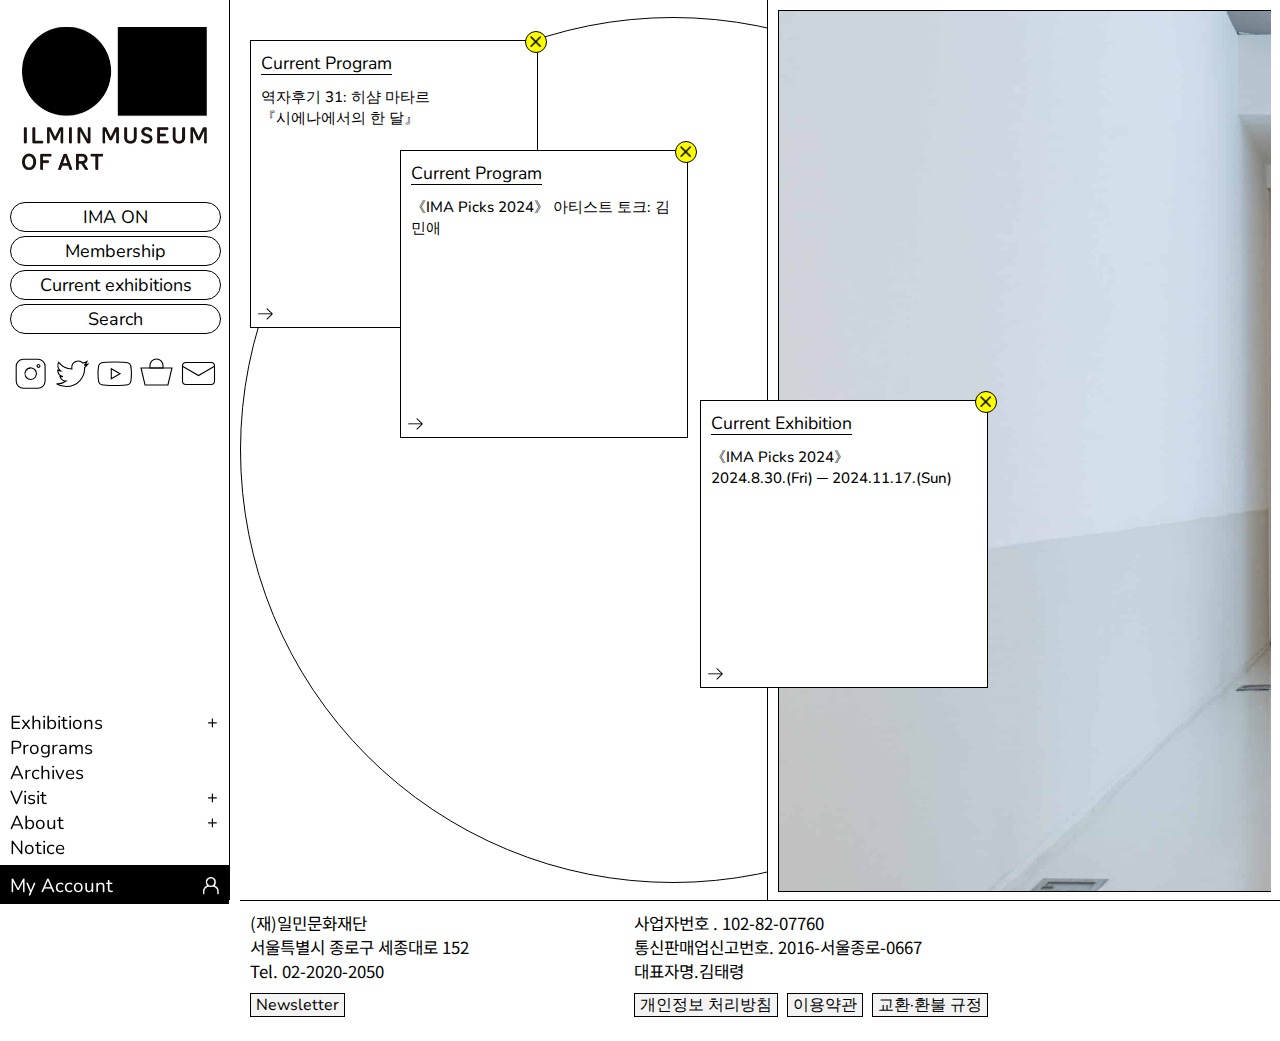
<file: index.html>
<!DOCTYPE html>
<html lang="en">
  <head>
    <meta charset="UTF-8" />
    <meta name="viewport" content="width=device-width, initial-scale=1.0" />
    <title>일민미술관</title>
    <link rel="icon" type="image/png" href="ILMIN_IMG/main_favicon.png" />
    <link rel="stylesheet" href="style_menu.css" />
    <link rel="stylesheet" href="style_index.css" />
    <link rel="stylesheet" href="style_popup.css" />
    <link rel="stylesheet" href="style_footer.css" />
    <link rel="stylesheet" href="style_myaccount.css" />
    <link rel="preconnect" href="https://fonts.googleapis.com" />
    <link rel="preconnect" href="https://fonts.gstatic.com" crossorigin />
    <link
      href="https://fonts.googleapis.com/css2?family=Nanum+Gothic&family=Nanum+Pen+Script&family=Noto+Sans+KR:wght@100..900&family=Nunito+Sans:ital,opsz,wght@0,6..12,200..1000;1,6..12,200..1000&family=Nunito:ital,wght@0,200..1000;1,200..1000&family=Open+Sans:ital,wght@0,300..800;1,300..800&family=Roboto:ital,wght@0,100;0,300;0,400;0,500;0,700;0,900;1,100;1,300;1,400;1,500;1,700;1,900&display=swap"
      rel="stylesheet"
    />
  </head>

  <body>
    <div class="CONTAINER_MAIN">
      <div class="LOGO" onclick="location.href='index.html'"><a href="index.html"></a></div>
      <div id="MENU_OPEN_BUTTON_BOX">
        <div id="MENU_OPEN_BUTTON">+</div>
      </div>

      <div class="MENUBAR" id="MENUBAR">

        <div class="MENU_TOP" id="MENU_TOP">
          <div class="MENU_TOP_IMAON" id="MENU_TOP_IMAON">IMA ON</div>
          <div class="MENU_TOP_MEMBERSHIP" id="MENU_TOP_MEMBERSHIP">Membership</div>
          <div class="MENU_TOP_CE" id="MENU_TOP_CE">Current exhibitions</div>
          <div class="MENU_TOP_SEARCH" id="MENU_TOP_SEARCH">
            <input type="text" id="MENU_TOP_SEARCH_INPUT">
            <span>Search</span></input>
            <div id="MENU_TOP_SEARCH_ICON"></div>
          </div>
        </div>
        <div class="MENU_TOP_SNS" id="MENU_TOP_SNS">
          <div
            class="MENU_TOP_SNS_INSTA"
            onclick="window.open('https://www.instagram.com/ilminmuseumofart/')"
          >
            <svg
              xmlns="http://www.w3.org/2000/svg"
              width="37"
              height="37"
              viewBox="0 0 37 37"
            >
              <g transform="translate(6612 1)">
                <rect
                  width="37"
                  height="37"
                  transform="translate(-6612 -1)"
                  fill="#fff"
                  opacity="0"
                ></rect>
                <path
                  d="M21.669,28.892H7.223A7.231,7.231,0,0,1,0,21.669V7.223A7.232,7.232,0,0,1,7.223,0H21.669a7.231,7.231,0,0,1,7.222,7.223V21.669A7.231,7.231,0,0,1,21.669,28.892ZM14.505,8.6a5.786,5.786,0,1,0,.851.063A5.773,5.773,0,0,0,14.505,8.6Zm7.747-3.42a1.456,1.456,0,1,0,.213.016A1.465,1.465,0,0,0,22.252,5.184Z"
                  transform="translate(-6607.8 3.29)"
                  fill="#fff"
                  stroke="#000"
                  stroke-linecap="round"
                  stroke-linejoin="round"
                  stroke-width="1.1"
                ></path>
              </g>
            </svg>
          </div>
          <div
            class="MENU_TOP_SNS_TWITTER"
            onclick="window.open('https://x.com/ilminart')"
          >
            <svg
              xmlns="http://www.w3.org/2000/svg"
              width="37"
              height="37"
              viewBox="0 0 37 37"
            >
              <g transform="translate(6531 1)">
                <rect
                  width="37"
                  height="37"
                  transform="translate(-6531 -1)"
                  fill="#fff"
                  opacity="0"
                ></rect>
                <path
                  d="M28.12,9.725c.02.278.02.557.02.835,0,8.492-6.463,18.276-18.276,18.276A18.152,18.152,0,0,1,0,25.953a13.288,13.288,0,0,0,1.551.08,12.864,12.864,0,0,0,7.975-2.744A6.435,6.435,0,0,1,3.52,18.833a8.1,8.1,0,0,0,1.213.1,6.794,6.794,0,0,0,1.69-.219,6.424,6.424,0,0,1-5.151-6.3v-.08a6.469,6.469,0,0,0,2.9.815A6.433,6.433,0,0,1,2.188,4.554a18.259,18.259,0,0,0,13.245,6.722A7.251,7.251,0,0,1,15.273,9.8a6.43,6.43,0,0,1,11.117-4.4,12.647,12.647,0,0,0,4.077-1.551A6.406,6.406,0,0,1,27.643,7.4a12.877,12.877,0,0,0,3.7-.994A13.808,13.808,0,0,1,28.12,9.725Z"
                  transform="translate(-6528.5 1.731)"
                  fill="#fff"
                  stroke="#000"
                  stroke-width="1.1"
                ></path>
              </g>
            </svg>
          </div>
          <div
            class="MENU_TOP_SNS_YTB"
            onclick="window.open('https://www.youtube.com/channel/UCgJtfBNXfId2ArIE_ynfoVA')"
          >
            <svg
              xmlns="http://www.w3.org/2000/svg"
              width="37"
              height="37"
              viewBox="0 0 37 37"
            >
              <g transform="translate(6487 1)">
                <rect
                  width="37"
                  height="37"
                  transform="translate(-6487 -1)"
                  fill="#fff"
                  opacity="0"
                ></rect>
                <path
                  d="M33.783,8.178A4.2,4.2,0,0,0,30.827,5.2c-2.607-.7-13.061-.7-13.061-.7S7.311,4.5,4.7,5.2A4.2,4.2,0,0,0,1.749,8.178a44.067,44.067,0,0,0-.7,8.1,44.067,44.067,0,0,0,.7,8.1A4.138,4.138,0,0,0,4.7,27.3c2.607.7,13.061.7,13.061.7s10.454,0,13.061-.7a4.138,4.138,0,0,0,2.956-2.927,44.067,44.067,0,0,0,.7-8.1,44.067,44.067,0,0,0-.7-8.1ZM14.347,21.248V11.306l8.738,4.971-8.738,4.971Z"
                  transform="translate(-6486.05 1.482)"
                  fill="#fff"
                  stroke="#000"
                  stroke-width="1.1"
                ></path>
              </g>
            </svg>
          </div>
          <div
            class="MENU_TOP_SNS_STORE"
            onclick="window.open('https://smartstore.naver.com/imadesignstore')"
          >
            <svg
              xmlns="http://www.w3.org/2000/svg"
              width="37"
              height="37"
              viewBox="0 0 37 37"
            >
              <g transform="translate(6444 1)">
                <rect
                  width="37"
                  height="37"
                  transform="translate(-6444 -1)"
                  fill="#fff"
                  opacity="0"
                ></rect>
                <path
                  d="M0,0H30.968L26.929,16.959H4.039Z"
                  transform="translate(-6441 12)"
                  fill="#fff"
                  stroke="#000"
                  stroke-width="1.1"
                ></path>
                <path
                  id="no_color"
                  d="M6.5,0h0A6.5,6.5,0,0,1,13,6.5V9a0,0,0,0,1,0,0H0A0,0,0,0,1,0,9V6.5A6.5,6.5,0,0,1,6.5,0Z"
                  transform="translate(-6432.016 3)"
                  fill="rgba(255,255,255,0)"
                  stroke="#000"
                  stroke-width="1.1"
                ></path>
              </g>
            </svg>
          </div>
          <div
            class="MENU_TOP_SNS_MAIL"
            onclick="window.open('https://page.stibee.com/subscriptions/139105')"
          >
            <svg
              xmlns="http://www.w3.org/2000/svg"
              width="37"
              height="37"
              viewBox="0 0 37 37"
            >
              <g transform="translate(6581 84)">
                <g transform="translate(-59 -34)">
                  <rect
                    width="37"
                    height="37"
                    transform="translate(-6522 -50)"
                    fill="#fff"
                    opacity="0"
                  ></rect>
                  <g
                    transform="translate(-6520 -43)"
                    fill="#fff"
                    stroke="#000"
                    stroke-width="1.1"
                  >
                    <rect width="33" height="23" rx="4" stroke="none"></rect>
                    <rect
                      x="0.5"
                      y="0.5"
                      width="32"
                      height="22"
                      rx="3.5"
                      fill="none"
                    ></rect>
                  </g>
                  <path
                    d="M-6513.9-38.609l16.016,9.277,16.015-9.277"
                    transform="translate(-5.618 -0.109)"
                    fill="none"
                    stroke="#000"
                    stroke-width="1.1"
                  ></path>
                </g>
              </g>
            </svg>
          </div>
        </div>

        <div class="MENU_SUB" id="MENU_SUB">
          <div class="MENU_SUB_BACKBOX" id="MENU_SUB_BACKBOX"></div>

          <div class="MENU_SUB_EXHIBITIONS" id="MENU_SUB_EXHIBITIONS">
            Exhibitions
            <div class="MENU_SUB_MORE">+</div>
          </div>
          <div class="MENU_SUB_PROGRAMS" id="MENU_SUB_PROGRAMS">Programs</div>
          <div class="MENU_SUB_ARCHIVES" id="MENU_SUB_ARCHIVES">Archives</div>
          <div class="MENU_SUB_VISIT" id="MENU_SUB_VISIT">
            Visit
            <div class="MENU_SUB_MORE">+</div>
          </div>
          <div class="MENU_SUB_ABOUT" id="MENU_SUB_ABOUT">
            About
            <div class="MENU_SUB_MORE">+</div>
          </div>
          <div class="MENU_SUB_NOTICE" id="MENU_SUB_NOTICE">Notice</div>
          <div
            class="MENU_SUB_MYACCOUNT"
            onclick="location.href='myaccount.html'"
            id="MENU_SUB_MYACCOUNT"
          >
            My Account
            <img
              class="MENU_SUB_MYACCOUNT_ICON"
              style="
                width: 16px;
                height: 17.92px;
                right: 10px;
                top: 12px;
                position: absolute;
              "
              src="ILMIN_IMG/menu_myaccount.png"
            />
          </div>
          <!-- MY ACCOUNT -->
        </div>
        <!-- MENU_SUB -->
      </div>
      <!-- MENUBAR -->

      <div class="MAIN">
        <div class="MAIN_BOX">
          <div class="MAIN_BOX_1"><div class="MAIN_CIRC"></div></div>
          <div class="MAIN_BOX_2">
            <div class="MAIN_OUTREC">
              <div class="MAIN_INREC">
                <div class="SLIDER">
                  <div class="SLIDES">
                    <div class="SLIDE"></div>
                    <div class="SLIDE"></div>
                    <div class="SLIDE"></div>
                    <div class="SLIDE"></div>
                    <div class="SLIDE"></div>
                    <div class="SLIDE"></div>
                  </div>
                  <!-- SLIDES -->
                </div>
                <!-- SLIDER -->
              </div>
            </div>
          </div>
        </div>
        <!-- MAIN_BOX -->

        <div class="FOOTER">
          <div class="FOOTER1">
            (재)일민문화재단<br />서울특별시 종로구 세종대로 152<br />Tel.
            02-2020-2050<br />
            <div class="FOOTER_BTN">Newsletter</div>
          </div>
          <!-- FOOTER1 -->

          <div class="FOOTER2">
            사업자번호 . 102-82-07760<br />통신판매업신고번호.
            2016-서울종로-0667<br />대표자명.김태령<br />
            <div class="FOOTER_BTN">개인정보 처리방침</div>
            <div class="FOOTER_BTN">이용약관</div>
            <div class="FOOTER_BTN">교환·환불 규정</div>
          </div>
          <!-- FOOTER2 -->
        </div>
        <!-- FOOTER -->

        <div id="POPUP1">
          <div class="POPUP_TITLE">Current Program</div>
          <div class="POPUP_TEXT">
            역자후기 31: 히샴 마타르<br />『시에나에서의 한 달』
          </div>
          <div
            class="POPUP_CLOSE"
            type="button"
            onclick="document.getElementById('POPUP1').style.display='none'"
          ></div>
          <img
            class="POPUP_ARROW_ICON"
            style="width: 15px; left: 7px; bottom: 7px; position: absolute"
            src="ILMIN_IMG/popup_arrow.png"
            onclick="document.getElementById('POPUP1').style.display='none'"
          />
        </div>

        <div id="POPUP2">
          <div class="POPUP_TITLE">Current Program</div>
          <div class="POPUP_TEXT">《IMA Picks 2024》 아티스트 토크: 김민애</div>
          <div
            class="POPUP_CLOSE"
            type="button"
            onclick="document.getElementById('POPUP2').style.display='none'"
          ></div>
          <img
            class="POPUP_ARROW_ICON"
            style="width: 15px; left: 7px; bottom: 7px; position: absolute"
            src="ILMIN_IMG/popup_arrow.png"
          />
        </div>

        <div id="POPUP3">
          <div class="POPUP_TITLE">Current Exhibition</div>
          <div class="POPUP_TEXT">
            《IMA Picks 2024》<br />2024.8.30.(Fri) ─ 2024.11.17.(Sun)
          </div>
          <div
            class="POPUP_CLOSE"
            type="button"
            onclick="document.getElementById('POPUP3').style.display='none'"
          ></div>
          <img
            class="POPUP_ARROW_ICON"
            style="width: 15px; left: 7px; bottom: 7px; position: absolute"
            src="ILMIN_IMG/popup_arrow.png"
          />
        </div>
        <!-- POPUP3 -->
      </div>
      <!-- MAIN -->
    </div>
    <!-- PC_CONTAINER-->

    <script>
      document.getElementById("MENU_OPEN_BUTTON").addEventListener("click", function() {
        // 메뉴 열기/닫기 토글
        document.body.classList.toggle("open");

        // 메뉴가 열린 상태에서 버튼도 클릭 가능하게 설정
        if (document.body.classList.contains("open")) {
          document.getElementById("MENU_OPEN_BUTTON").style.pointerEvents = 'auto'; // 메뉴가 열린 상태에서는 클릭 가능
        } else {
          document.getElementById("MENU_OPEN_BUTTON").style.pointerEvents = 'auto'; // 메뉴가 닫힌 상태에서도 클릭 가능
        }
      });
    </script>

  </body>
</html>
</file>
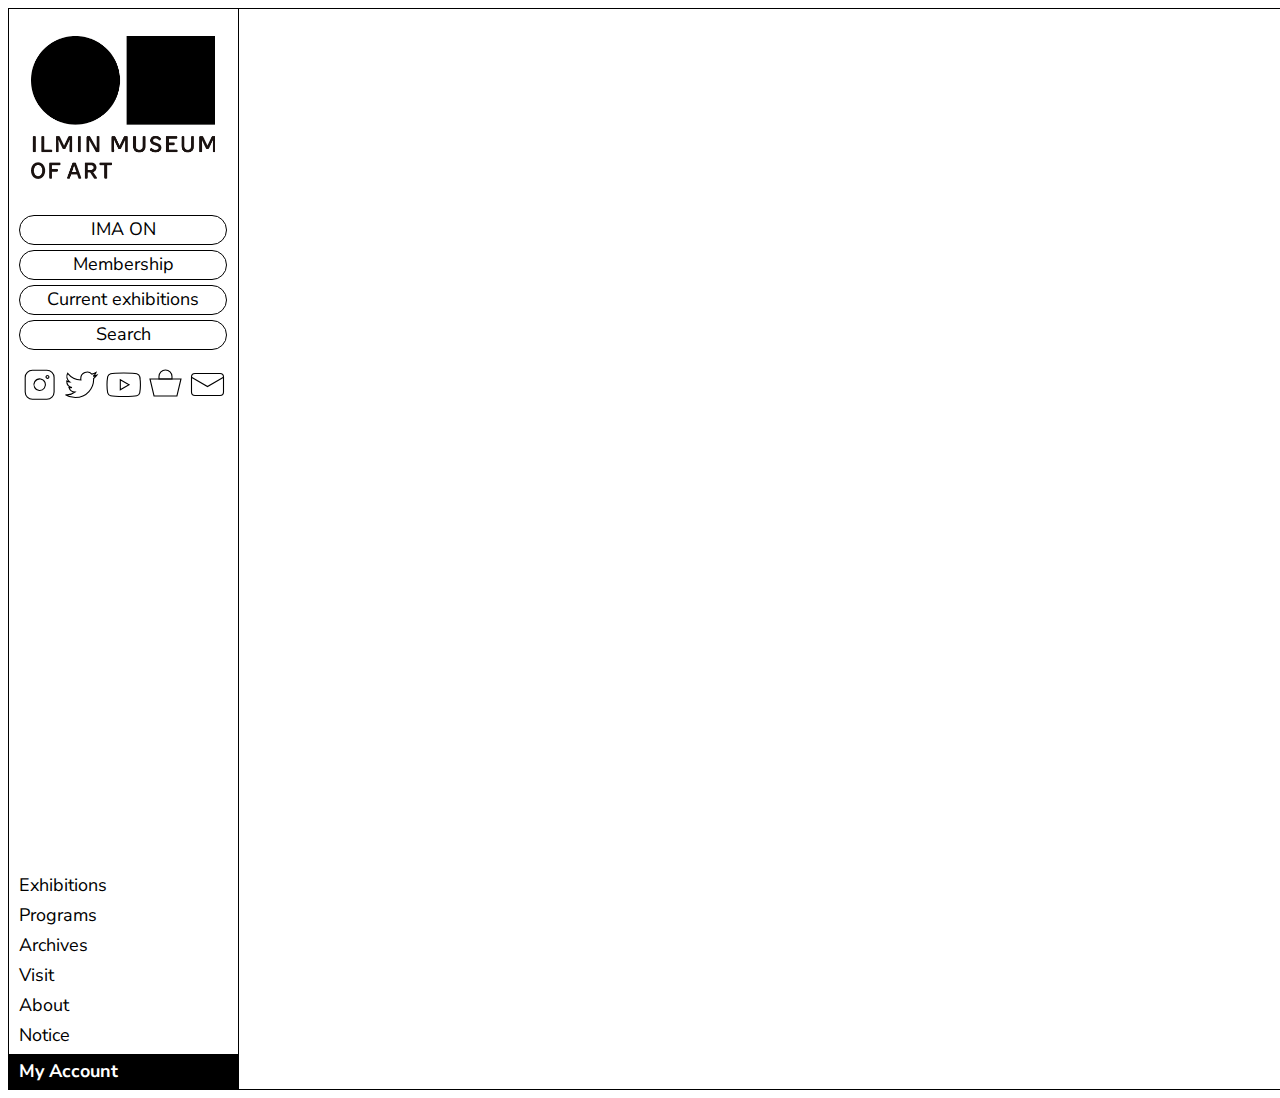
<file: main.html>
<!DOCTYPE html>
<html lang="en">
<head>
  <meta charset="UTF-8">
  <meta name="viewport" content="width=device-width, initial-scale=1.0">
  <title>일민미술관</title>
  <link rel="stylesheet" href="style_main.css">
  <link rel="stylesheet" href="style_topmenu.css">
    <link rel="stylesheet" href="style_btmmenu.css">
  <link rel="stylesheet" href="style_footer.css">
  <link rel="preconnect" href="https://fonts.googleapis.com">
  <link rel="preconnect" href="https://fonts.gstatic.com" crossorigin>
  <link href="https://fonts.googleapis.com/css2?family=Nanum+Pen+Script&family=Nunito+Sans:ital,opsz,wght@0,6..12,200..1000;1,6..12,200..1000&family=Nunito:ital,wght@0,200..1000;1,200..1000&family=Open+Sans:ital,wght@0,300..800;1,300..800&family=Roboto:ital,wght@0,100;0,300;0,400;0,500;0,700;0,900;1,100;1,300;1,400;1,500;1,700;1,900&display=swap" rel="stylesheet">
</head>
<body>
  <div class="container">
    <div class="menu_bar">
      <div class="menu_logo"></div>

      <div class="menu_main_imaon">
        <div class="menu_main_box">
          <div class="menu_main_btn">
            IMA ON
          </div>
        </div>
      </div>

      <div class="menu_main_membership">
        <div class="menu_main_box">
          <div class="menu_main_btn">
            Membership
          </div>
        </div>
      </div>

      <div class="menu_main_ce">
        <div class="menu_main_box">
          <div class="menu_main_btn">
            Current exhibitions
          </div>
        </div>
      </div>

      <div class="menu_main_search">
        <div class="menu_main_box">
          <div class="menu_main_btn">
            Search
          </div>
        </div>
      </div>

      <div class="menu_sns_box">
        <div class="menu_sns_instagram"></div>
        <div class="menu_sns_twitter"></div>
        <div class="menu_sns_youtube"></div>
        <div class="menu_sns_store"></div>
        <div class="menu_sns_mail"></div>
      </div>


      <div class="menu_sub">

        <div class="menu_sub_exhibitions">
          <div class="menu_sub_btn">
            <div class="menu_sub_font">
              Exhibitions
            </div>
          </div>
        </div>

        <div class="menu_sub_programs">
          <div class="menu_sub_btn">
            <div class="menu_sub_font">
              Programs
            </div>
          </div>
        </div>

        <div class="menu_sub_archives">
          <div class="menu_sub_btn">
            <div class="menu_sub_font">
              Archives
            </div>
          </div>
        </div>

        <div class="menu_sub_visit">
          <div class="menu_sub_btn">
            <div class="menu_sub_font">
              Visit
            </div>
          </div>
        </div>

        <div class="menu_sub_about">
          <div class="menu_sub_btn">
            <div class="menu_sub_font">
              About
            </div>
          </div>
        </div>

        <div class="menu_sub_notice">
          <div class="menu_sub_btn">
            <div class="menu_sub_font">
              Notice
            </div>
          </div>
        </div>

        <div class="menu_sub_myaccount">
          <div class="menu_sub_blkbtn">
            <div class="menu_sub_blkfont">
              My Account
            </div>
          </div>
        </div>
      </div>

        </div>
      </div>

      </div>
    </div>
  </div>
</body>
</html>
</file>
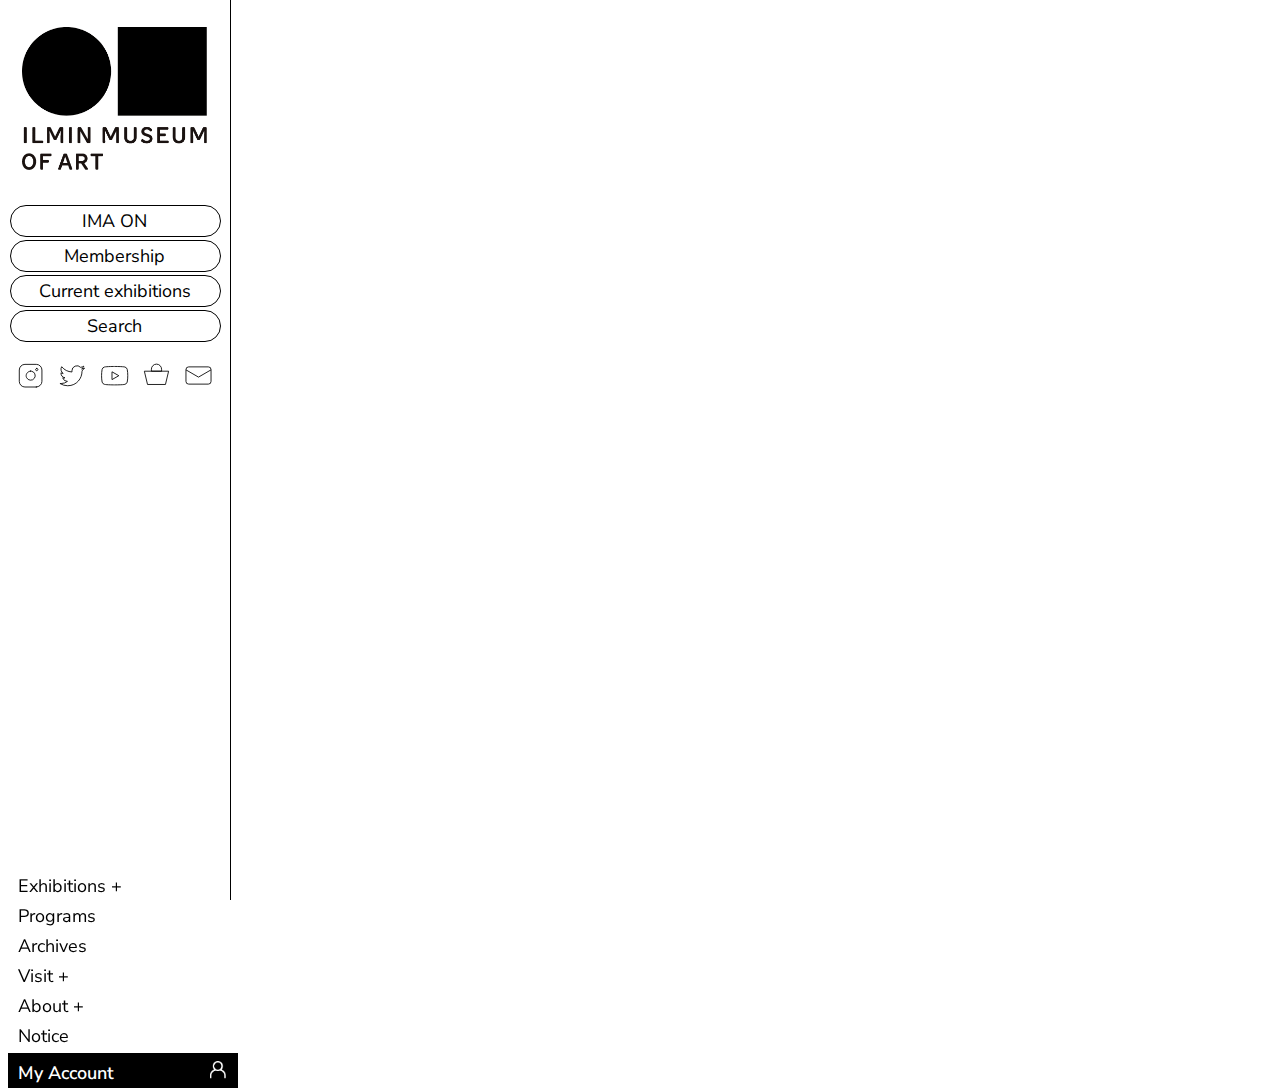
<file: main2-1.html>
<!DOCTYPE html>
<html lang="en">
  <head>
    <meta charset="UTF-8" />
    <meta name="viewport" content="width=device-width, initial-scale=1.0" />
    <title>피그마플러그인고치긩</title>
    <link rel="stylesheet" href="style_main2_1.css" />
    <link   href="https://fonts.googleapis.com/css2?family=Nanum+Pen+Script&family=Nunito+Sans:ital,opsz,wght@0,6..12,200..1000;1,6..12,200..1000&family=Nunito:ital,wght@0,200..1000;1,200..1000&family=Open+Sans:ital,wght@0,300..800;1,300..800&family=Roboto:ital,wght@0,100;0,300;0,400;0,500;0,700;0,900;1,100;1,300;1,400;1,500;1,700;1,900&display=swap"
      rel="stylesheet"
    />
  </head>
  <body>
    <div class="PC_CONTAINER">

      <div class="MENU_BAR">
        <img
          class="MENU_LOGO"
          style="
            width: 185px;
            height: 143px;
            left: 22px;
            top: 27px;
            position: absolute;
          "
          src="IMG/menu_logo.png"
        />

        <div class="MENU_TOP_IMAON">
          <div class="MENU_TOP_BOX"></div>
          <div class="MENU_TOP_FONT">IMA ON</div>
        </div>

        <div class="MENU_TOP_MEMBERSHIP">
          <div class="MENU_TOP_BOX"></div>
          <div class="MENU_TOP_FONT">Membership</div>
        </div>

        <div class="MENU_TOP_CE">
          <div class="MENU_TOP_BOX"></div>
          <div class="MENU_TOP_FONT">Current exhibitions</div>
        </div>

        <div class="MENU_TOP_SEARCH">
          <div class="MENU_TOP_BOX"></div>
          <div class="MENU_TOP_FONT">Search</div>
        </div>

        <div class="MENU_TOP_SNS">
          <div class="MENU_TOP_SNS_INSTA">
            <img
              class="MENU_TOP_SNS_INSTA_IMG"
              style="width: 28.89px; height: 28.89px; background: white"
              src="IMG/menu_sns_instagram.svg"
            />
          </div>

          <div class="MENU_TOP_SNS_TWITTER">
            <img
              class="MENU_TOP_SNS_INSTA_IMG"
              style="width: 28.89px; height: 28.89px; background: white"
              src="IMG/menu_sns_twitter.svg"
            />
          </div>

          <div class="MENU_TOP_SNS_YTB">
            <img
              class="MENU_TOP_SNS_INSTA_IMG"
              style="width: 28.89px; height: 28.89px; background: white"
              src="IMG/menu_sns_youtube.svg"
            />
          </div>

          <div class="MENU_TOP_SNS_STORE">
            <img
              class="MENU_TOP_SNS_INSTA_IMG"
              style="width: 28.89px; height: 28.89px; background: white"
              src="IMG/menu_sns_store.svg"
            />
          </div>

          <div class="MENU_TOP_SNS_MAIL">
            <img
              class="MENU_TOP_SNS_INSTA_IMG"
              style="width: 28.89px; height: 28.89px; background: white"
              src="IMG/menu_sns_mail.svg"
            />
          </div>
        </div>
      </div>

        <div class="MENU_SUB">
          <div class="MENU_SUB_BOX"></div>

          <div class="MENU_SUB_EXHIBITIONS">
            <div class="MENU_SUB_BOX"></div>
            <div class="MENU_SUB_FONT">Exhibitions +</div>
          </div>

          <div class="MENU_SUB_PROGRAMS">
            <div class="MENU_SUB_BOX"></div>
            <div class="MENU_SUB_FONT">Programs</div>
          </div>

          <div class="MENU_SUB_ARCHIVES">
            <div class="MENU_SUB_BOX"></div>
            <div class="MENU_SUB_FONT">Archives</div>
          </div>

          <div class="MENU_SUB_VISIT">
            <div class="MENU_SUB_BOX"></div>
            <div class="MENU_SUB_FONT">Visit +</div>
          </div>

          <div class="MENU_SUB_ABOUT">
            <div class="MENU_SUB_BOX"></div>
            <div class="MENU_SUB_FONT">About +</div>
          </div>

          <div class="MENU_SUB_NOTICE">
            <div class="MENU_SUB_BOX"></div>
            <div class="MENU_SUB_FONT">Notice</div>
          </div>

          <div
            class="MENU_SUB_MYACCOUNT"
            style="
              width: 229px;
              height: 35px;
              left: 0px;
              top: 185px;
              position: absolute;
            "
          >
            <div
              class="MENU_SUB_BOX_BLK"
              style="
                width: 230.24px;
                height: 35px;
                left: 0px;
                top: 0px;
                position: absolute;
                background: black;
              "
            ></div>
            <div
              class="MENU_SUB_FONT_BLK"
              style="
                width: 200px;
                height: 17.5px;
                left: 10px;
                top: 8.4px;
                position: absolute;
                color: white;
                font-size: 18px;
                font-family: Nunito Sans;
                font-weight: 600;
                word-wrap: break-word;
              "
            >
              My Account
            </div>
            <img
              class="MENU_SUB_MYACCOUNT_ICON"
              style="
                width: 16px;
                height: 17.92px;
                left: 202px;
                top: 8px;
                position: absolute;
              "
              src="IMG/menu_myaccount.png"
            />
          </div>
        </div>


      <div class="MAIN">
        <div class="MAIN_BOX">
          <div></div>
          <div></div>
        </div>
        <div class="FAKE_CONTENT"></div>
        <div class="NEW_FOOTER"></div>
        <!--
        <div class="BOX_LEFT">
          <div class="BOX_LEFT_CIRCLE"></div>
        </div>

        <div class="BOX_RIGHT">
          <div class="BOX_RIGHT_OUTBOX"></div>
          <div class="BOX_RIGHT_INBOX"></div>
        </div>
        -->
      </div>
        <!--
        <div class="FOOTER">
          <div class="FOOTER1">
            <div class="FOOTER_BOX"></div>
            <div class="FOOTER_CONTENTS">
              (재)일민문화재단<br />서울특별시 종로구 세종대로 152<br />Tel.
              02-2020-2050
            </div>
          </div>

          <div class="FOOTER_BTN1">
            <div class="FOOTER_BTN1_BOX"></div>
            <div class="FOOTER_BTN_FONT">Newsletter</div>
          </div>

          <div class="FOOTER2">
            <div class="FOOTER_BOX"></div>
            <div class="FOOTER_CONTENTS">
              사업자번호 . 102-82-07760<br />통신판매업신고번호.
              2016-서울종로-0667<br />대표자명.김태령
            </div>
          </div>

          <div class="FOOTER_BTN2">
            <div class="FOOTER_BTN2_BOX"></div>
            <div class="FOOTER_BTN_FONT">개인정보 처리방침</div>
          </div>

          <div class="FOOTER_BTN3">
            <div class="FOOTER_BTN3_BOX"></div>
            <div class="FOOTER_BTN_FONT">이용약관</div>
          </div>

          <div class="FOOTER_BTN4">
            <div class="FOOTER_BTN4_BOX"></div>
            <div class="FOOTER_BTN_FONT">교환·환불 규정</div>
          </div>
        </div>
-->


    </div>
  </body>
</html>
</file>
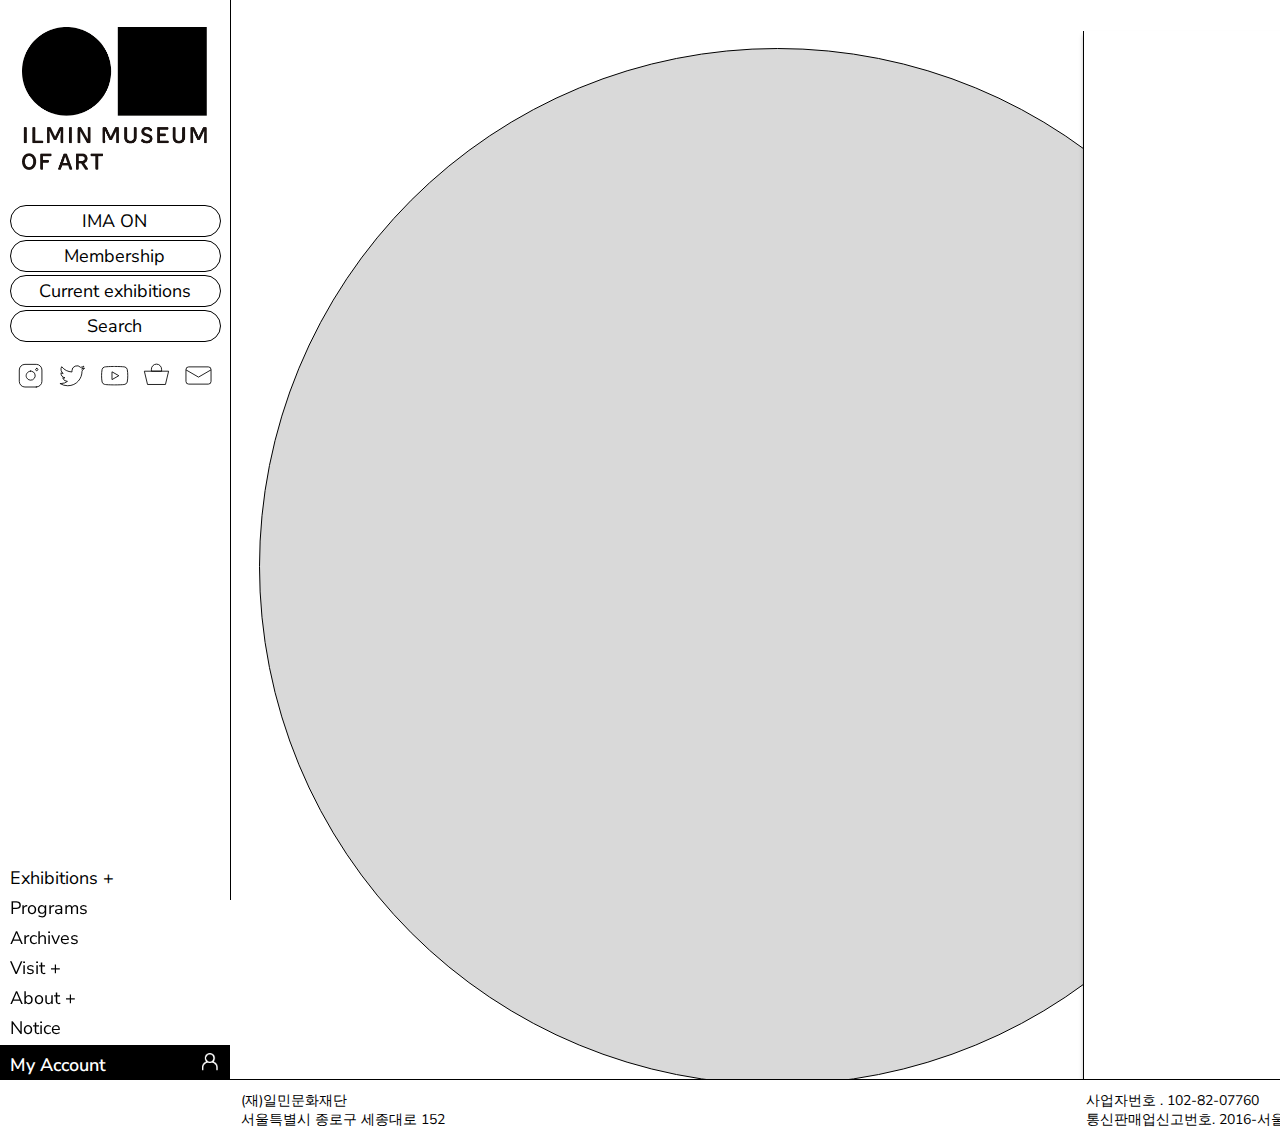
<file: main2.html>
<!DOCTYPE html>
<html lang="en">
<head>
  <meta charset="UTF-8">
  <meta name="viewport" content="width=device-width, initial-scale=1.0">
  <title>피그마플러그인고치긩</title>
  <link rel="stylesheet" href="style_main2.css">
  <link href="https://fonts.googleapis.com/css2?family=Nanum+Pen+Script&family=Nunito+Sans:ital,opsz,wght@0,6..12,200..1000;1,6..12,200..1000&family=Nunito:ital,wght@0,200..1000;1,200..1000&family=Open+Sans:ital,wght@0,300..800;1,300..800&family=Roboto:ital,wght@0,100;0,300;0,400;0,500;0,700;0,900;1,100;1,300;1,400;1,500;1,700;1,900&display=swap" rel="stylesheet">
</head>
<body>
  <div class="PC_MAIN">

    <div class="CONTAINER"></div>

    <div class="BOX_LEFT">
      <div class="BOX_LEFT_CIRCLE"></div>
    </div>

    <div class="BOX_RIGHT">
      <div class="BOX_RIGHT_OUTBOX"></div>
      <div class="BOX_RIGHT_INBOX"></div>
    </div>

    <div class="MENU_BAR">

      <img class="MENU_LOGO" style="width: 185px; height: 143px; left: 22px; top: 27px; position: absolute" src="IMG/menu_logo.png" />

      <div class="MENU_TOP_IMAON">
        <div class="MENU_TOP_BOX"></div>
        <div class="MENU_TOP_FONT">
          IMA ON
        </div>
      </div>

      <div class="MENU_TOP_MEMBERSHIP">
        <div class="MENU_TOP_BOX"></div>
        <div class="MENU_TOP_FONT">
          Membership
        </div>
      </div>

      <div class="MENU_TOP_CE">
        <div class="MENU_TOP_BOX"></div>
        <div class="MENU_TOP_FONT">
          Current exhibitions
        </div>
      </div>

      <div class="MENU_TOP_SEARCH">
        <div class="MENU_TOP_BOX"></div>
        <div class="MENU_TOP_FONT">
          Search
        </div>
      </div>

      <div class="MENU_TOP_SNS">

        <div class="MENU_TOP_SNS_INSTA">
          <img class="MENU_TOP_SNS_INSTA_IMG" style="width: 28.89px; height: 28.89px; background: white;" src="IMG/menu_sns_instagram.svg" />
        </div>

        <div class="MENU_TOP_SNS_TWITTER">
          <img class="MENU_TOP_SNS_INSTA_IMG" style="width: 28.89px; height: 28.89px; background: white;" src="IMG/menu_sns_twitter.svg" />
        </div>

        <div class="MENU_TOP_SNS_YTB">
          <img class="MENU_TOP_SNS_INSTA_IMG" style="width: 28.89px; height: 28.89px; background: white;" src="IMG/menu_sns_youtube.svg" />
        </div>

        <div class="MENU_TOP_SNS_STORE">
          <img class="MENU_TOP_SNS_INSTA_IMG" style="width: 28.89px; height: 28.89px; background: white;" src="IMG/menu_sns_store.svg" />
        </div>

        <div class="MENU_TOP_SNS_MAIL">
          <img class="MENU_TOP_SNS_INSTA_IMG" style="width: 28.89px; height: 28.89px; background: white;" src="IMG/menu_sns_mail.svg" />
        </div>

      </div>

    <div class="MENU_SUB">
      <div class="MENU_SUB_BOX"></div>

      <div class="MENU_SUB_EXHIBITIONS">
        <div class="MENU_SUB_BOX"></div>
        <div class="MENU_SUB_FONT">Exhibitions                     +</div>
      </div>

      <div class="MENU_SUB_PROGRAMS">
        <div class="MENU_SUB_BOX"></div>
        <div class="MENU_SUB_FONT">Programs</div>
      </div>

      <div class="MENU_SUB_ARCHIVES">
        <div class="MENU_SUB_BOX"></div>
        <div class="MENU_SUB_FONT">Archives</div>
      </div>

      <div class="MENU_SUB_VISIT">
        <div class="MENU_SUB_BOX"></div>
        <div class="MENU_SUB_FONT">Visit                                 +</div>
      </div>

      <div class="MENU_SUB_ABOUT">
        <div class="MENU_SUB_BOX"></div>
        <div class="MENU_SUB_FONT">About                              +</div>
      </div>

      <div class="MENU_SUB_NOTICE">
        <div class="MENU_SUB_BOX"></div>
        <div class="MENU_SUB_FONT">Notice</div>
      </div>

      <div class="MENU_SUB_MYACCOUNT" style="width: 229px; height: 35px; left: 0px; top: 185px; position: absolute">
        <div class="MENU_SUB_BOX_BLK" style="width: 230.24px; height: 35px; left: 0px; top: 0px; position: absolute; background: black"></div>
        <div class="MENU_SUB_FONT_BLK" style="width: 200px; height: 17.50px; left: 10px; top: 8.40px; position: absolute; color: white; font-size: 18px; font-family: Nunito Sans; font-weight: 600; word-wrap: break-word">My Account</div>
        <img class="MENU_SUB_MYACCOUNT_ICON" style="width: 16px; height: 17.92px; left: 202px; top: 8px; position: absolute" src="IMG/menu_myaccount.png" />
      </div>

    </div>

        <div class="FOOTER">

      <div class="FOOTER1">
        <div class="FOOTER_BOX"></div>
        <div class="FOOTER_CONTENTS">(재)일민문화재단<br/>서울특별시 종로구 세종대로 152<br/>Tel. 02-2020-2050</div>
      </div>

      <div class="FOOTER_BTN1">
        <div class="FOOTER_BTN1_BOX" ></div>
        <div class="FOOTER_BTN_FONT">Newsletter</div>
      </div>

      <div class="FOOTER2">
        <div class="FOOTER_BOX"></div>
        <div class="FOOTER_CONTENTS">사업자번호 . 102-82-07760<br/>통신판매업신고번호. 2016-서울종로-0667<br/>대표자명.김태령</div>
      </div>

      <div class="FOOTER_BTN2">
        <div class="FOOTER_BTN2_BOX"></div>
        <div class="FOOTER_BTN_FONT">개인정보 처리방침</div>
      </div>

      <div class="FOOTER_BTN3">
        <div class="FOOTER_BTN3_BOX"></div>
        <div class="FOOTER_BTN_FONT">이용약관</div>
      </div>

      <div class="FOOTER_BTN4">
        <div class="FOOTER_BTN4_BOX"></div>
        <div class="FOOTER_BTN_FONT">교환·환불 규정</div>
      </div>
    </div>

  </div>
</div>
</body>
</html>
</file>
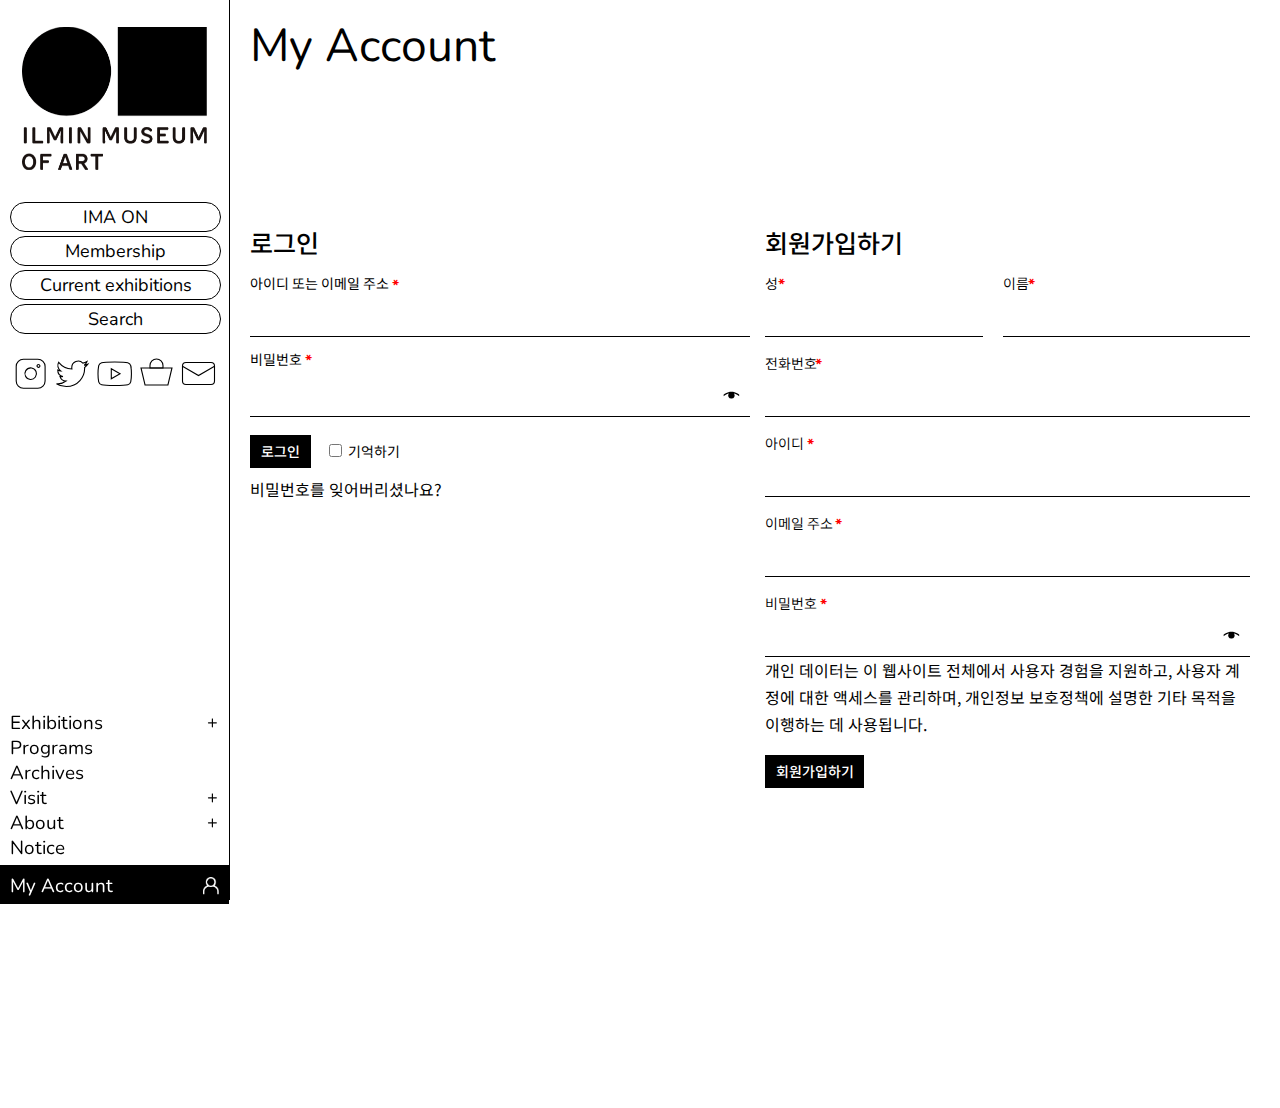
<file: myaccount.html>
<!DOCTYPE html>
<html lang="en">
  <head>
    <meta charset="UTF-8" />
    <meta name="viewport" content="width=device-width, initial-scale=1.0" />
    <title>My Account - 일민미술관</title>
    <link rel="icon" type="image/png" href="ILMIN_IMG/main_favicon.png" />
    <link rel="stylesheet" href="style_menu.css" />
    <link rel="stylesheet" href="style_index.css" />
    <link rel="stylesheet" href="style_popup.css" />
    <link rel="stylesheet" href="style_footer.css" />
    <link rel="stylesheet" href="style_myaccount.css" />
    <link rel="preconnect" href="https://fonts.googleapis.com" />
    <link rel="preconnect" href="https://fonts.gstatic.com" crossorigin />
    <link
      href="https://fonts.googleapis.com/css2?family=Nanum+Gothic&family=Nanum+Pen+Script&family=Noto+Sans+KR:wght@100..900&family=Nunito+Sans:ital,opsz,wght@0,6..12,200..1000;1,6..12,200..1000&family=Nunito:ital,wght@0,200..1000;1,200..1000&family=Open+Sans:ital,wght@0,300..800;1,300..800&family=Roboto:ital,wght@0,100;0,300;0,400;0,500;0,700;0,900;1,100;1,300;1,400;1,500;1,700;1,900&display=swap"
      rel="stylesheet"
    />
  </head>

  <body>

  <div class="CONTAINER_MAIN">


    <div class="LOGO" onclick="location.href='index.html'"></div>
    <div id="MENU_OPEN_BUTTON_BOX">
      <div id="MENU_OPEN_BUTTON">+</div>
    </div>

    <div class="MENUBAR" id="MENUBAR">

      <div class="MENU_TOP" id="MENU_TOP">
        <div class="MENU_TOP_IMAON" id="MENU_TOP_IMAON">IMA ON</div>
        <div class="MENU_TOP_MEMBERSHIP" id="MENU_TOP_MEMBERSHIP">Membership</div>
        <div class="MENU_TOP_CE" id="MENU_TOP_CE">Current exhibitions</div>
        <div class="MENU_TOP_SEARCH" id="MENU_TOP_SEARCH">
          <input type="text" id="MENU_TOP_SEARCH_INPUT">
          <span>Search</span></input>
          <div id="MENU_TOP_SEARCH_ICON"></div>
        </div>
      </div>
      <div class="MENU_TOP_SNS" id="MENU_TOP_SNS">
        <div
          class="MENU_TOP_SNS_INSTA"
          onclick="window.open('https://www.instagram.com/ilminmuseumofart/')"
        >
          <svg
            xmlns="http://www.w3.org/2000/svg"
            width="37"
            height="37"
            viewBox="0 0 37 37"
          >
            <g transform="translate(6612 1)">
              <rect
                width="37"
                height="37"
                transform="translate(-6612 -1)"
                fill="#fff"
                opacity="0"
              ></rect>
              <path
                d="M21.669,28.892H7.223A7.231,7.231,0,0,1,0,21.669V7.223A7.232,7.232,0,0,1,7.223,0H21.669a7.231,7.231,0,0,1,7.222,7.223V21.669A7.231,7.231,0,0,1,21.669,28.892ZM14.505,8.6a5.786,5.786,0,1,0,.851.063A5.773,5.773,0,0,0,14.505,8.6Zm7.747-3.42a1.456,1.456,0,1,0,.213.016A1.465,1.465,0,0,0,22.252,5.184Z"
                transform="translate(-6607.8 3.29)"
                fill="#fff"
                stroke="#000"
                stroke-linecap="round"
                stroke-linejoin="round"
                stroke-width="1.1"
              ></path>
            </g>
          </svg>
        </div>
        <div
          class="MENU_TOP_SNS_TWITTER"
          onclick="window.open('https://x.com/ilminart')"
        >
          <svg
            xmlns="http://www.w3.org/2000/svg"
            width="37"
            height="37"
            viewBox="0 0 37 37"
          >
            <g transform="translate(6531 1)">
              <rect
                width="37"
                height="37"
                transform="translate(-6531 -1)"
                fill="#fff"
                opacity="0"
              ></rect>
              <path
                d="M28.12,9.725c.02.278.02.557.02.835,0,8.492-6.463,18.276-18.276,18.276A18.152,18.152,0,0,1,0,25.953a13.288,13.288,0,0,0,1.551.08,12.864,12.864,0,0,0,7.975-2.744A6.435,6.435,0,0,1,3.52,18.833a8.1,8.1,0,0,0,1.213.1,6.794,6.794,0,0,0,1.69-.219,6.424,6.424,0,0,1-5.151-6.3v-.08a6.469,6.469,0,0,0,2.9.815A6.433,6.433,0,0,1,2.188,4.554a18.259,18.259,0,0,0,13.245,6.722A7.251,7.251,0,0,1,15.273,9.8a6.43,6.43,0,0,1,11.117-4.4,12.647,12.647,0,0,0,4.077-1.551A6.406,6.406,0,0,1,27.643,7.4a12.877,12.877,0,0,0,3.7-.994A13.808,13.808,0,0,1,28.12,9.725Z"
                transform="translate(-6528.5 1.731)"
                fill="#fff"
                stroke="#000"
                stroke-width="1.1"
              ></path>
            </g>
          </svg>
        </div>
        <div
          class="MENU_TOP_SNS_YTB"
          onclick="window.open('https://www.youtube.com/channel/UCgJtfBNXfId2ArIE_ynfoVA')"
        >
          <svg
            xmlns="http://www.w3.org/2000/svg"
            width="37"
            height="37"
            viewBox="0 0 37 37"
          >
            <g transform="translate(6487 1)">
              <rect
                width="37"
                height="37"
                transform="translate(-6487 -1)"
                fill="#fff"
                opacity="0"
              ></rect>
              <path
                d="M33.783,8.178A4.2,4.2,0,0,0,30.827,5.2c-2.607-.7-13.061-.7-13.061-.7S7.311,4.5,4.7,5.2A4.2,4.2,0,0,0,1.749,8.178a44.067,44.067,0,0,0-.7,8.1,44.067,44.067,0,0,0,.7,8.1A4.138,4.138,0,0,0,4.7,27.3c2.607.7,13.061.7,13.061.7s10.454,0,13.061-.7a4.138,4.138,0,0,0,2.956-2.927,44.067,44.067,0,0,0,.7-8.1,44.067,44.067,0,0,0-.7-8.1ZM14.347,21.248V11.306l8.738,4.971-8.738,4.971Z"
                transform="translate(-6486.05 1.482)"
                fill="#fff"
                stroke="#000"
                stroke-width="1.1"
              ></path>
            </g>
          </svg>
        </div>
        <div
          class="MENU_TOP_SNS_STORE"
          onclick="window.open('https://smartstore.naver.com/imadesignstore')"
        >
          <svg
            xmlns="http://www.w3.org/2000/svg"
            width="37"
            height="37"
            viewBox="0 0 37 37"
          >
            <g transform="translate(6444 1)">
              <rect
                width="37"
                height="37"
                transform="translate(-6444 -1)"
                fill="#fff"
                opacity="0"
              ></rect>
              <path
                d="M0,0H30.968L26.929,16.959H4.039Z"
                transform="translate(-6441 12)"
                fill="#fff"
                stroke="#000"
                stroke-width="1.1"
              ></path>
              <path
                id="no_color"
                d="M6.5,0h0A6.5,6.5,0,0,1,13,6.5V9a0,0,0,0,1,0,0H0A0,0,0,0,1,0,9V6.5A6.5,6.5,0,0,1,6.5,0Z"
                transform="translate(-6432.016 3)"
                fill="rgba(255,255,255,0)"
                stroke="#000"
                stroke-width="1.1"
              ></path>
            </g>
          </svg>
        </div>
        <div
          class="MENU_TOP_SNS_MAIL"
          onclick="window.open('https://page.stibee.com/subscriptions/139105')"
        >
          <svg
            xmlns="http://www.w3.org/2000/svg"
            width="37"
            height="37"
            viewBox="0 0 37 37"
          >
            <g transform="translate(6581 84)">
              <g transform="translate(-59 -34)">
                <rect
                  width="37"
                  height="37"
                  transform="translate(-6522 -50)"
                  fill="#fff"
                  opacity="0"
                ></rect>
                <g
                  transform="translate(-6520 -43)"
                  fill="#fff"
                  stroke="#000"
                  stroke-width="1.1"
                >
                  <rect width="33" height="23" rx="4" stroke="none"></rect>
                  <rect
                    x="0.5"
                    y="0.5"
                    width="32"
                    height="22"
                    rx="3.5"
                    fill="none"
                  ></rect>
                </g>
                <path
                  d="M-6513.9-38.609l16.016,9.277,16.015-9.277"
                  transform="translate(-5.618 -0.109)"
                  fill="none"
                  stroke="#000"
                  stroke-width="1.1"
                ></path>
              </g>
            </g>
          </svg>
        </div>
      </div>

      <div class="MENU_SUB" id="MENU_SUB">
        <div class="MENU_SUB_BACKBOX" id="MENU_SUB_BACKBOX"></div>

        <div class="MENU_SUB_EXHIBITIONS" id="MENU_SUB_EXHIBITIONS">
          Exhibitions
          <div class="MENU_SUB_MORE">+</div>
        </div>
        <div class="MENU_SUB_PROGRAMS" id="MENU_SUB_PROGRAMS">Programs</div>
        <div class="MENU_SUB_ARCHIVES" id="MENU_SUB_ARCHIVES">Archives</div>
        <div class="MENU_SUB_VISIT" id="MENU_SUB_VISIT">
          Visit
          <div class="MENU_SUB_MORE">+</div>
        </div>
        <div class="MENU_SUB_ABOUT" id="MENU_SUB_ABOUT">
          About
          <div class="MENU_SUB_MORE">+</div>
        </div>
        <div class="MENU_SUB_NOTICE" id="MENU_SUB_NOTICE">Notice</div>
        <div
          class="MENU_SUB_MYACCOUNT"
          onclick="location.href='myaccount.html'"
          id="MENU_SUB_MYACCOUNT"
        >
          My Account
          <img
            class="MENU_SUB_MYACCOUNT_ICON"
            style="
              width: 16px;
              height: 17.92px;
              right: 10px;
              top: 12px;
              position: absolute;
            "
            src="ILMIN_IMG/menu_myaccount.png"
          />
        </div>
        <!-- MY ACCOUNT -->
      </div>
      <!-- MENU_SUB -->
    </div>
    <!-- MENUBAR -->


    <div class="MAIN">
      <div class="MAIN_BOX">

          <div class="PAGE_TITLE">My Account</div>
          <div id="LOGIN_TITLE">로그인</div>
          <div id="LOGIN_AREA">
            <div id="LOGIN_ID_LABEL">아이디 또는 이메일 주소 <span style="color:red; position: absolute; top: 3px; left: 142px; font-weight: bold;">*</span></div>
            <input type="text" id="LOGIN_ID_INPUT" name="LOGIN_ID_INPUT">
            <div id="LOGIN_PW_LABEL">비밀번호 <span style="color:red; position: absolute; top: -2px; left: 55px; font-weight: bold;">*</span></div>
            <input type="password" id="LOGIN_PW_INPUT" name="LOGIN_PW_INPUT">
            <div id="LOGIN_PW_INPUT_ICON">
              <svg width="17" height="17" viewBox="0 0 17 17" fill="none" xmlns="http://www.w3.org/2000/svg">
                <g clip-path="url(#clip0_99_375)">
                <path d="M5.19122 8.48682C5.19122 8.9139 5.27456 9.31234 5.44122 9.68213C5.60789 10.0519 5.83706 10.3774 6.12872 10.6587C6.42039 10.9399 6.76154 11.1587 7.15216 11.3149C7.54279 11.4712 7.96206 11.5493 8.40997 11.5493C8.85789 11.5493 9.27716 11.4712 9.66779 11.3149C10.0584 11.1587 10.3996 10.9399 10.6912 10.6587C10.9829 10.3774 11.2121 10.0519 11.3787 9.68213C11.5454 9.31234 11.6287 8.9139 11.6287 8.48682C11.6287 8.12223 11.561 7.77327 11.4256 7.43994C11.2902 7.10661 11.0975 6.80452 10.8475 6.53369C11.6496 6.72119 12.3917 6.96598 13.074 7.26807C13.7563 7.57015 14.3423 7.86702 14.8318 8.15869C15.3214 8.45036 15.7068 8.70036 15.9881 8.90869C16.2693 9.11702 16.41 9.22119 16.41 9.22119V7.79932C16.41 7.79932 16.199 7.64567 15.7772 7.33838C15.3553 7.03109 14.785 6.68994 14.0662 6.31494C13.3475 5.93994 12.5037 5.5988 11.535 5.2915C10.5662 4.98421 9.54018 4.83057 8.45685 4.83057C7.37351 4.83057 6.34487 4.98421 5.37091 5.2915C4.39695 5.5988 3.54279 5.93994 2.80841 6.31494C2.07404 6.68994 1.4907 7.03109 1.05841 7.33838C0.626119 7.64567 0.409973 7.79932 0.409973 7.79932V9.22119C0.409973 9.22119 0.547994 9.11963 0.824036 8.9165C1.10008 8.71338 1.48549 8.46859 1.98029 8.18213C2.47508 7.89567 3.05841 7.6014 3.73029 7.29932C4.40216 6.99723 5.13393 6.74723 5.9256 6.54932C5.69643 6.82015 5.51674 7.11963 5.38654 7.44775C5.25633 7.77588 5.19122 8.12223 5.19122 8.48682Z" fill="black"/>
                </g>
                <defs>
                <clipPath id="clip0_99_375">
                <rect width="16" height="16" fill="white" transform="matrix(1 0 0 -1 0.409973 16.1899)"/>
                </clipPath>
                </defs>
                </svg>
            </div>
            <button type="submit" id="LOGIN_BTN" name="LOGIN_BTN">로그인</button>
            <div id="LOGIN_REMEMBER_LABEL">기억하기</div>
            <input type="checkbox" id="LOGIN_REMEMBER_INPUT" name="LOGIN_REMEMBER_INPUT">
            <div id="LOGIN_FORGET_LABEL">비밀번호를 잊어버리셨나요?</div>
          </div> <!-- LOGIN_AREA -->
          
          <div id="JOIN_TITLE">회원가입하기</div>
          <div id="JOIN_AREA">

            <div id="JOIN_LNAME_LABEL">성 <span style="color:red; position: absolute; top: 2px; left: 13px; font-weight: bold;">*</span></div>
            <input type="text" id="JOIN_LNAME_INPUT"></input>
            <div id="JOIN_FNAME_LABEL">이름 <span style="color:red; position: absolute; top: 2px; left: 25px; font-weight: bold;">*</span></div>
            <input type="text" id="JOIN_FNAME_INPUT"></input>
            <div id="JOIN_PHONE_LABEL">전화번호 <span style="color:red; position: absolute; top: 2px; left: 50px; font-weight: bold;">*</span></div>
            <input type="text" id="JOIN_PHONE_INPUT"></input>
            <div id="JOIN_ID_LABEL">아이디 <span style="color:red; position: absolute; top: 2px; left: 42px; font-weight: bold;">*</span></div>
            <input type="text" id="JOIN_ID_INPUT"></input>
            <div id="JOIN_MAIL_LABEL">이메일 주소 <span style="color:red; position: absolute; top: 2px; left: 70px; font-weight: bold;">*</span></div>
            <input type="email" id="JOIN_MAIL_INPUT"></input>
            <div id="JOIN_PW_LABEL">비밀번호 <span style="color:red; position: absolute; top: 2px; left: 55px; font-weight: bold;">*</span></div>
            <input type="password" id="JOIN_PW_INPUT"></input>
            <div id="JOIN_PW_INPUT_ICON">
              <svg width="17" height="17" viewBox="0 0 17 17" fill="none" xmlns="http://www.w3.org/2000/svg">
                <g clip-path="url(#clip0_99_375)">
                <path d="M5.19122 8.48682C5.19122 8.9139 5.27456 9.31234 5.44122 9.68213C5.60789 10.0519 5.83706 10.3774 6.12872 10.6587C6.42039 10.9399 6.76154 11.1587 7.15216 11.3149C7.54279 11.4712 7.96206 11.5493 8.40997 11.5493C8.85789 11.5493 9.27716 11.4712 9.66779 11.3149C10.0584 11.1587 10.3996 10.9399 10.6912 10.6587C10.9829 10.3774 11.2121 10.0519 11.3787 9.68213C11.5454 9.31234 11.6287 8.9139 11.6287 8.48682C11.6287 8.12223 11.561 7.77327 11.4256 7.43994C11.2902 7.10661 11.0975 6.80452 10.8475 6.53369C11.6496 6.72119 12.3917 6.96598 13.074 7.26807C13.7563 7.57015 14.3423 7.86702 14.8318 8.15869C15.3214 8.45036 15.7068 8.70036 15.9881 8.90869C16.2693 9.11702 16.41 9.22119 16.41 9.22119V7.79932C16.41 7.79932 16.199 7.64567 15.7772 7.33838C15.3553 7.03109 14.785 6.68994 14.0662 6.31494C13.3475 5.93994 12.5037 5.5988 11.535 5.2915C10.5662 4.98421 9.54018 4.83057 8.45685 4.83057C7.37351 4.83057 6.34487 4.98421 5.37091 5.2915C4.39695 5.5988 3.54279 5.93994 2.80841 6.31494C2.07404 6.68994 1.4907 7.03109 1.05841 7.33838C0.626119 7.64567 0.409973 7.79932 0.409973 7.79932V9.22119C0.409973 9.22119 0.547994 9.11963 0.824036 8.9165C1.10008 8.71338 1.48549 8.46859 1.98029 8.18213C2.47508 7.89567 3.05841 7.6014 3.73029 7.29932C4.40216 6.99723 5.13393 6.74723 5.9256 6.54932C5.69643 6.82015 5.51674 7.11963 5.38654 7.44775C5.25633 7.77588 5.19122 8.12223 5.19122 8.48682Z" fill="black"/>
                </g>
                <defs>
                <clipPath id="clip0_99_375">
                <rect width="16" height="16" fill="white" transform="matrix(1 0 0 -1 0.409973 16.1899)"/>
                </clipPath>
                </defs>
                </svg>
            </div>
            <div id="JOIN_INFO_LABEL">개인 데이터는 이 웹사이트 전체에서 사용자 경험을 지원하고, 사용자 계정에 대한 액세스를 관리하며, 개인정보 보호정책에 설명한 기타 목적을 이행하는 데 사용됩니다.</div>
            <button type="submit" id="JOIN_BTN" name="JOIN_BTN">회원가입하기</button>

          </div> <!-- JOIN_AREA -->

        </div> <!-- MAIN_BOX -->
      </div> <!-- MAIN -->

    </div> <!-- CONTAINER_MAIN-->

    <script>
      document.getElementById("MENU_OPEN_BUTTON").addEventListener("click", function() {
        // 메뉴 열기/닫기 토글
        document.body.classList.toggle("open");

        // 메뉴가 열린 상태에서 버튼도 클릭 가능하게 설정
        if (document.body.classList.contains("open")) {
          document.getElementById("MENU_OPEN_BUTTON").style.pointerEvents = 'auto'; // 메뉴가 열린 상태에서는 클릭 가능
        } else {
          document.getElementById("MENU_OPEN_BUTTON").style.pointerEvents = 'auto'; // 메뉴가 닫힌 상태에서도 클릭 가능
        }
      });
    </script>

  </body>
</html>
</file>
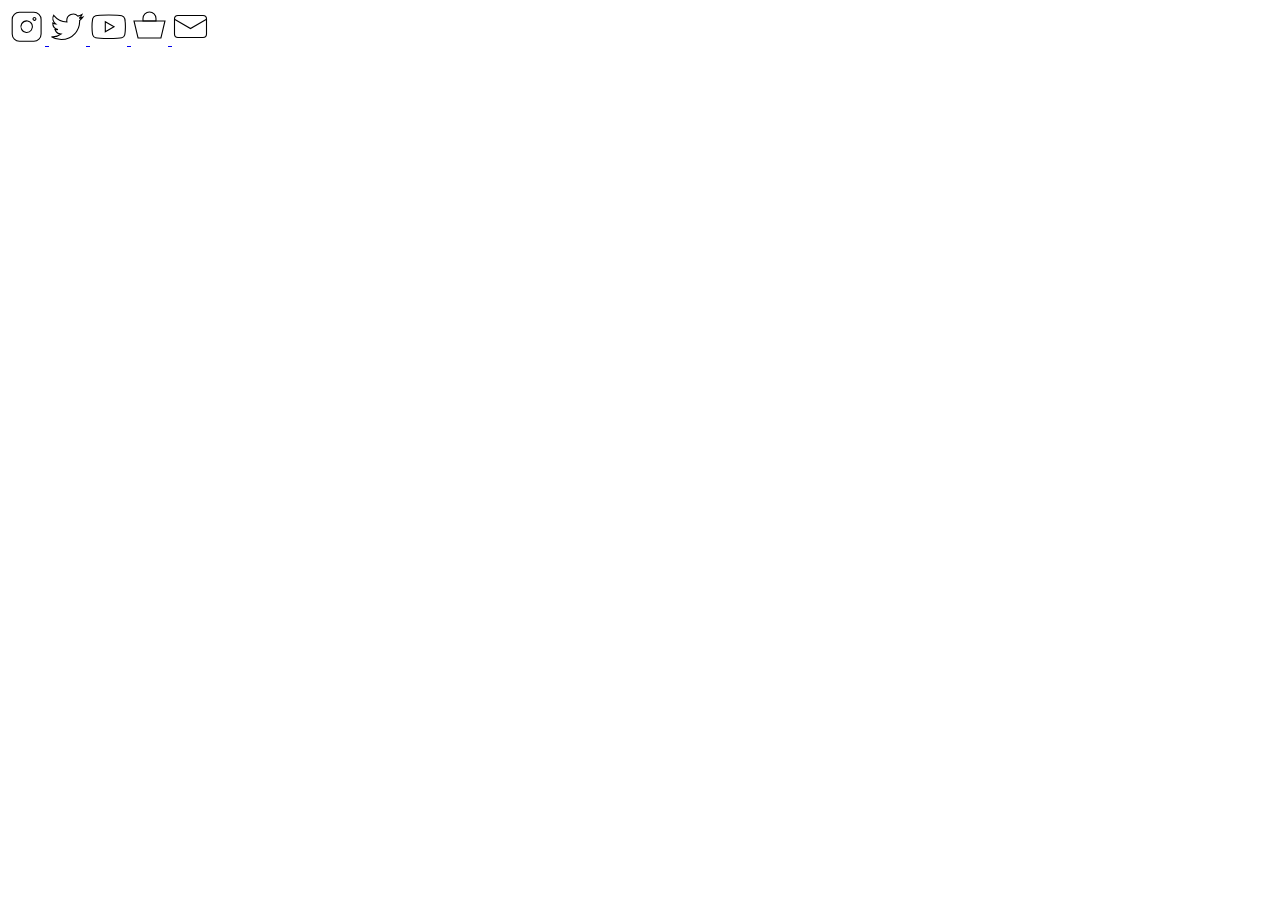
<file: test.html>
<!DOCTYPE html>
<html lang="en">
<head>
  <meta charset="UTF-8">
  <meta name="viewport" content="width=device-width, initial-scale=1.0">
  <title>Document</title>
  <style>
    
  </style>
</head>
<body>
  


<div class="et_pb_module et_pb_code et_pb_code_1_tb_header ilmin-sns">
				
				
				<div class="et_pb_code_inner"><a href="https://www.instagram.com/ilminmuseumofart/" target="_blank" rel="noopener noreferrer">
    <svg xmlns="http://www.w3.org/2000/svg" width="37" height="37" viewBox="0 0 37 37">
        <g transform="translate(6612 1)">
            <rect width="37" height="37" transform="translate(-6612 -1)" fill="#fff" opacity="0"></rect>
            <path d="M21.669,28.892H7.223A7.231,7.231,0,0,1,0,21.669V7.223A7.232,7.232,0,0,1,7.223,0H21.669a7.231,7.231,0,0,1,7.222,7.223V21.669A7.231,7.231,0,0,1,21.669,28.892ZM14.505,8.6a5.786,5.786,0,1,0,.851.063A5.773,5.773,0,0,0,14.505,8.6Zm7.747-3.42a1.456,1.456,0,1,0,.213.016A1.465,1.465,0,0,0,22.252,5.184Z" transform="translate(-6607.8 3.29)" fill="#fff" stroke="#000" stroke-linecap="round" stroke-linejoin="round" stroke-width="1.1"></path>
        </g>
    </svg>
</a>
<a href="https://twitter.com/ilminart" target="_blank" rel="noopener noreferrer">
    <svg xmlns="http://www.w3.org/2000/svg" width="37" height="37" viewBox="0 0 37 37">
        <g transform="translate(6531 1)">
            <rect width="37" height="37" transform="translate(-6531 -1)" fill="#fff" opacity="0"></rect>
            <path d="M28.12,9.725c.02.278.02.557.02.835,0,8.492-6.463,18.276-18.276,18.276A18.152,18.152,0,0,1,0,25.953a13.288,13.288,0,0,0,1.551.08,12.864,12.864,0,0,0,7.975-2.744A6.435,6.435,0,0,1,3.52,18.833a8.1,8.1,0,0,0,1.213.1,6.794,6.794,0,0,0,1.69-.219,6.424,6.424,0,0,1-5.151-6.3v-.08a6.469,6.469,0,0,0,2.9.815A6.433,6.433,0,0,1,2.188,4.554a18.259,18.259,0,0,0,13.245,6.722A7.251,7.251,0,0,1,15.273,9.8a6.43,6.43,0,0,1,11.117-4.4,12.647,12.647,0,0,0,4.077-1.551A6.406,6.406,0,0,1,27.643,7.4a12.877,12.877,0,0,0,3.7-.994A13.808,13.808,0,0,1,28.12,9.725Z" transform="translate(-6528.5 1.731)" fill="#fff" stroke="#000" stroke-width="1.1"></path>
        </g>
    </svg>
</a>
<a href="https://www.youtube.com/channel/UCgJtfBNXfId2ArIE_ynfoVA" target="_blank" rel="noopener noreferrer">
    <svg xmlns="http://www.w3.org/2000/svg" width="37" height="37" viewBox="0 0 37 37">
        <g transform="translate(6487 1)">
            <rect width="37" height="37" transform="translate(-6487 -1)" fill="#fff" opacity="0"></rect>
            <path d="M33.783,8.178A4.2,4.2,0,0,0,30.827,5.2c-2.607-.7-13.061-.7-13.061-.7S7.311,4.5,4.7,5.2A4.2,4.2,0,0,0,1.749,8.178a44.067,44.067,0,0,0-.7,8.1,44.067,44.067,0,0,0,.7,8.1A4.138,4.138,0,0,0,4.7,27.3c2.607.7,13.061.7,13.061.7s10.454,0,13.061-.7a4.138,4.138,0,0,0,2.956-2.927,44.067,44.067,0,0,0,.7-8.1,44.067,44.067,0,0,0-.7-8.1ZM14.347,21.248V11.306l8.738,4.971-8.738,4.971Z" transform="translate(-6486.05 1.482)" fill="#fff" stroke="#000" stroke-width="1.1"></path>
        </g>
    </svg>
</a>
<a href="https://smartstore.naver.com/imadesignstore" target="_blank" rel="noopener noreferrer">
    <svg xmlns="http://www.w3.org/2000/svg" width="37" height="37" viewBox="0 0 37 37">
        <g transform="translate(6444 1)">
            <rect width="37" height="37" transform="translate(-6444 -1)" fill="#fff" opacity="0"></rect>
            <path d="M0,0H30.968L26.929,16.959H4.039Z" transform="translate(-6441 12)" fill="#fff" stroke="#000" stroke-width="1.1"></path>
            <path id="no_color" d="M6.5,0h0A6.5,6.5,0,0,1,13,6.5V9a0,0,0,0,1,0,0H0A0,0,0,0,1,0,9V6.5A6.5,6.5,0,0,1,6.5,0Z" transform="translate(-6432.016 3)" fill="rgba(255,255,255,0)" stroke="#000" stroke-width="1.1"></path>
        </g>
    </svg>
</a>
<a href="https://page.stibee.com/subscriptions/139105" target="_blank" rel="noopener noreferrer">
    <svg xmlns="http://www.w3.org/2000/svg" width="37" height="37" viewBox="0 0 37 37">
        <g transform="translate(6581 84)">
            <g transform="translate(-59 -34)">
                <rect width="37" height="37" transform="translate(-6522 -50)" fill="#fff" opacity="0"></rect>
                <g transform="translate(-6520 -43)" fill="#fff" stroke="#000" stroke-width="1.1">
                    <rect width="33" height="23" rx="4" stroke="none"></rect>
                    <rect x="0.5" y="0.5" width="32" height="22" rx="3.5" fill="none"></rect>
                </g>
                <path d="M-6513.9-38.609l16.016,9.277,16.015-9.277" transform="translate(-5.618 -0.109)" fill="none" stroke="#000" stroke-width="1.1"></path>
            </g>
        </g>
    </svg>

</a></div>
			</div>

</body>
</html>
</file>
<file: style_menu.css>
/* menu 미디어쿼리 : 981(min) 980 */

.MENUBAR {
  position: fixed;
  display: none;
  left: 0px;
  top: 0px;
  width: 229px;
  height: 100%;
  background: white;
  border-right: 1px solid black;
  z-index: 10;
}

#MENU_OPEN_BUTTON_BOX {
  display: none;
  background-color: white;
  border: 1px solid black;
  top: 10px;
  width: 40px;
  height: 40px;
  position: fixed;
  right: 8px;
  text-align: center;
  cursor: pointer;
  z-index: 10;
}
#MENU_OPEN_BUTTON {
  display: none;
  margin: auto;
  font-size: 31px;
  font-weight: 100;
  line-height: 40px;
  background-color: transparent; /* 배경 투명 */
  border: none; /* 버튼 자체의 테두리 제거 */
  transition: transform 0.3s ease;
  cursor: pointer;
  z-index: 10;
}

@media (min-width: 981px) {
  #MENUBAR {
    display: block;
  }
  #MENU_OPEN_BUTON_BOX {
    display: none;
  }
  #MENU_OPEN_BUTTON {
    display: none;
  }
}

@media (max-width: 980px) {

  .open #MENU_OPEN_BUTTON {
    transform: rotate(45deg);
  }

  .open #MENU_OPEN_BUTTON {
    pointer-events: auto;
  }

  .open #MENUBAR {
    display: block;
    width: 50vw;
    z-index: 10;
  }
  .open #MENU_SUB {
    top: -23px;
    z-index: 10;
  }
  .open #MENU_SUB_EXHIBITIONS,
  .open #MENU_SUB_PROGRAMS,
  .open #MENU_SUB_ARCHIVES,
  .open #MENU_SUB_VISIT,
  .open #MENU_SUB_ABOUT,
  .open #MENU_SUB_NOTICE {
    width: calc(50vw - 20px);
  }
  .open #MENU_SUB_MYACCOUNT {
    width: calc(50vw - 10px);
  }
  .open #MENU_TOP_SNS {
    top: 93vh;
    z-index: 20;
  }

  .open #MENU_TOP_SEARCH {
    width: calc(50vw - 10px);
    top: 87vh;
    left: 5px;
    justify-content: left;
    z-index: 20;
  }
  .open .MENU_TOP_SEARCH > span {
    color: black;
    font-size: 17px;
    font-weight: 400;
    line-height: 3px;
    margin-left: 10px;
    margin-top: 3px;
  }
  .open #MENU_TOP_SEARCH_INPUT {
    left: 10px;
  }
  .open #MENU_TOP_SEARCH_ICON {
    display: block;
    position: absolute;
    width: 15px;
    height: 15px;
    right: 10px;
    top: 7px;
    background-image: url("ILMIN_IMG/menu_searchbtn_b.png");
    background-repeat: no-repeat;
    background-position: center;
    background-size: cover;
  }
  .open #MENU_TOP_SEARCH:hover #MENU_TOP_SEARCH_ICON {
    display: none;
  }
  .open #MENU_TOP_IMAON,
  .open #MENU_TOP_MEMBERSHIP,
  .open #MENU_TOP_CE {
    display: none;
  }
  
  #MENUBAR {
    display: none;
  }

  #MENU_OPEN_BUTTON {
    display: block;
    z-index: 100;
  }

  #MENU_OPEN_BUTTON_BOX {
    display: flex;
    justify-content: center;
    align-items: center;
    z-index: 100;
  }

}

.MENU_TOP_IMAON {
  width: 209px;
  height: 28px;
  left: 10px;
  top: 202px;
  position: absolute;
  background: white;
  border-radius: 30px;
  border: 1px black solid;
  display: flex;
  align-items: center;
  justify-content: center;
  color: black;
  font-size: 18px;
  font-weight: 400;
  line-height: 1;
  cursor: pointer;
}

.MENU_TOP_MEMBERSHIP {
  width: 209px;
  height: 28px;
  left: 10px;
  top: 236px;
  position: absolute;
  background: white;
  border-radius: 30px;
  border: 1px black solid;
  display: flex;
  align-items: center;
  justify-content: center;
  color: black;
  font-size: 18px;
  font-weight: 400;
  line-height: 1;
  cursor: pointer;
}

.MENU_TOP_CE {
  width: 209px;
  height: 28px;
  left: 10px;
  top: 270px;
  position: absolute;
  background: white;
  border-radius: 30px;
  border: 1px black solid;
  display: flex;
  align-items: center;
  justify-content: center;
  color: black;
  font-size: 18px;
  font-weight: 400;
  line-height: 1;
  cursor: pointer;
}

.MENU_TOP_IMAON:hover,
.MENU_TOP_MEMBERSHIP:hover,
.MENU_TOP_CE:hover {
  background-color: yellow;
}

.MENU_TOP_SEARCH {
  width: 209px;
  height: 28px;
  left: 10px;
  top: 304px;
  position: absolute;
  background: white;
  border-radius: 30px;
  border: 1px black solid;
  display: flex;
  align-items: center;
  justify-content: center;
  cursor: pointer;
}

.MENU_TOP_SEARCH > span {
  color: black;
  font-size: 18px;
  font-weight: 400;
  line-height: 1;
}

#MENU_TOP_SEARCH_INPUT {
  display: none;
  position: absolute;
  width: 90%;
  padding: 2px;
  color: white;
  font-family: "Noto Sans KR";
  background-color: black; /* input 배경색 */
  border-top: none;
  border-bottom: none;
  border-left: none;
  border-right: none;
}
#MENU_TOP_SEARCH_INPUT:focus {
  outline: none;
  font-family: "Noto Sans KR";
}
#MENU_TOP_SEARCH_ICON {
  display: none;
  position: absolute;
  width: 14px;
  height: 14px;
  right: 7px;
  top: 7px;
  background-image: url("ILMIN_IMG/menu_searchbtn.png");
  background-repeat: no-repeat;
  background-position: center;
  background-size: cover;
}

.MENU_TOP_SEARCH:hover {
  background-color: black;
}
.MENU_TOP_SEARCH:hover #MENU_TOP_SEARCH_INPUT {
  display: block;
  background-color: black;
  color: white;
}
.MENU_TOP_SEARCH:hover span {
  display: none;
}
.MENU_TOP_SEARCH:hover #MENU_TOP_SEARCH_ICON {
  display: block;
}

.MENU_TOP_SNS {
  width: 205px;
  height: 37px;
  left: 12px;
  top: 355px;
  position: absolute;
}

.MENU_TOP_SNS_INSTA {
  width: 37px;
  height: 37px;
  left: 0px;
  top: 0px;
  position: absolute;
  justify-content: center;
  align-items: center;
  display: inline-flex;
  cursor: pointer;
}

.MENU_TOP_SNS_TWITTER {
  width: 37px;
  height: 37px;
  left: 42px;
  top: 0px;
  position: absolute;
  justify-content: center;
  align-items: center;
  display: inline-flex;
  cursor: pointer;
}

.MENU_TOP_SNS_YTB {
  width: 37px;
  height: 37px;
  left: 84px;
  top: 0px;
  position: absolute;
  justify-content: center;
  align-items: center;
  display: inline-flex;
  cursor: pointer;
}

.MENU_TOP_SNS_STORE {
  width: 37px;
  height: 37px;
  left: 126px;
  top: 0px;
  position: absolute;
  justify-content: center;
  align-items: center;
  display: inline-flex;
  cursor: pointer;
}

.MENU_TOP_SNS_MAIL {
  width: 37px;
  height: 37px;
  left: 168px;
  top: 0px;
  position: absolute;
  justify-content: center;
  align-items: center;
  display: inline-flex;
  cursor: pointer;
}

.MENU_TOP_SNS_INSTA path:hover,
.MENU_TOP_SNS_TWITTER path:hover,
.MENU_TOP_SNS_YTB path:hover,
.MENU_TOP_SNS_STORE path:hover {
  fill: yellow;
}

.MENU_TOP_SNS_MAIL svg:hover rect {
  fill: yellow;
}

.MENU_SUB {
  position: fixed;
  width: 100%;
  height: 220px;
  left: 10;
  bottom: 0;
  z-index: 12;
}

.MENU_SUB_BACKBOX {
  width: 229px;
  height: 200px;
  left: 0;
  bottom: 0;
  position: fixed;
  background: white;
  z-index: 12;
}

.MENU_SUB_EXHIBITIONS {
  width: 210px;
  height: 20px;
  left: 10px;
  top: 30px;
  position: absolute;
  background-color: white;
  color: black;
  font-size: 18.9px;
  font-weight: 400;
  cursor: pointer;
  z-index: 12;
}

.MENU_SUB_PROGRAMS {
  width: 210px;
  height: 20px;
  left: 10px;
  top: 55px;
  position: absolute;
  background-color: white;
  color: black;
  font-size: 18.9px;
  font-weight: 400;
  cursor: pointer;
  z-index: 12;
}

.MENU_SUB_ARCHIVES {
  width: 210px;
  height: 20px;
  left: 10px;
  top: 80px;
  position: absolute;
  background-color: white;
  color: black;
  font-size: 18.9px;
  font-weight: 400;
  cursor: pointer;
  z-index: 12;
}

.MENU_SUB_VISIT {
  width: 210px;
  height: 20px;
  left: 10px;
  top: 105px;
  position: absolute;
  background-color: white;
  color: black;
  font-size: 18.9px;
  font-weight: 400;
  cursor: pointer;
  z-index: 12;
}

.MENU_SUB_ABOUT {
  width: 210px;
  height: 20px;
  left: 10px;
  top: 130px;
  position: absolute;
  background-color: white;
  color: black;
  font-size: 18.9px;
  font-weight: 400;
  cursor: pointer;
  z-index: 12;
}

.MENU_SUB_NOTICE {
  width: 210px;
  height: 20px;
  left: 10px;
  top: 155px;
  position: absolute;
  background-color: white;
  color: black;
  font-size: 18.9px;
  font-weight: 400;
  cursor: pointer;
  z-index: 12;
}

.MENU_SUB_MYACCOUNT {
  width: 219px;
  height: 35px;
  left: 0px;
  padding-left: 10px;
  top: 185px;
  padding-top: 4px;
  position: absolute;
  background: black;
  color: white;
  font-size: 18.9px;
  font-weight: 400;
  cursor: pointer;
  align-items: center;
  line-height: 35px;
  z-index: 12;
}

.MENU_SUB_MORE {
  font-size: 18px;
  font-weight: 400;
  position: absolute;
  right: 2px;
  top: 0px;
  z-index: 12;
}

.MENU_SUB_EXHIBITIONS:hover,
.MENU_SUB_PROGRAMS:hover,
.MENU_SUB_ARCHIVES:hover,
.MENU_SUB_VISIT:hover,
.MENU_SUB_ABOUT:hover,
.MENU_SUB_NOTICE:hover {
  background-color: yellow;
}
</file>
<file: style_index.css>
/* index 미디어쿼리 : 981(min) 980 769 690 */

* {
  font-family: "Nunito", serif;
  font-size: 16px;
  margin: 0;
  padding: 0;
}

*:lang(ko) {
  font-family: 'Noto Sans KR', sans-serif;
}

body {
  overflow-x: hidden;
}

/* 981 이상은 PC Default */
@media (min-width: 981px) {
  .CONTAINER_MAIN {
    margin: 0;
    padding: 0;
    box-sizing: border-box;
    height: calc(100vh + 120px);
    position: relative;
    background: white;
  }

  .LOGO {
    top: 27px;
    left: 22px;
    width: 185px;
    height: 143px;
    position: fixed;
    cursor: pointer;
    background-image: url("ILMIN_IMG/main_logo.png");
    background-size: cover;
    background-position: center;
    z-index: 11;
  }  
  
  .MAIN {
    width: calc(100% - 230px);
    height: 100vh;
    margin-left: 240px;
    margin-bottom: 120px;
    position: relative;
  }
  
  .MAIN_BOX {
    position: relative;
    top: 0;
    right: 0;
    display: flex;
    justify-content: space-between;
    height: 100vh;
  }
  
  .MAIN_BOX_1 {
    top: 10px;
    left: 242px;
    justify-content: flex-start;
    align-items: center;
    display: inline-flex;
    flex: 1;
  }
  
  .MAIN_CIRC {
    position: fixed;
    width: 96vh;
    height: 96vh;
    border-radius: 100%;
    border: 1px black solid;
    background-repeat: no-repeat;
    background-position: center;
    background-size: cover;
    animation: main1 9s infinite;
  }

  @keyframes main1 {
    0% {
      background-image: url("ILMIN_IMG/main1_img1.jpg");
      opacity: 1;
    }
    33.33% {
      background-image: url("ILMIN_IMG/main1_img2.jpg");
      opacity: 1;
    }
    66.66% {
      background-image: url("ILMIN_IMG/main1_img3.jpg");
      opacity: 1;
    }
    100% {
      background-image: url("ILMIN_IMG/main1_img1.jpg");
      opacity: 1;
    }
  }
  
  .MAIN_BOX_2 {
    justify-content: flex-end;
    align-items: center;
    display: inline-flex;
    width: 50%;
    position: relative;
  }
  
  .MAIN_OUTREC {
    position: fixed;
    top: 0;
    right: 0;
    width: 40%;
    height: 100%;
    background: white;
    border-left: 1px black solid;
  }
  
  .MAIN_INREC {
    position: absolute;
    top: 10px;
    left: 10px;
    width: calc(100% - 20px);
    height: calc(100% - 20px);
    border-left: 1px black solid;
    border-top: 1px black solid;
    border-bottom: 1px black solid;
    overflow: hidden;
  }
  
  .SLIDER {
    width: 100%;
    height: 100%;
    overflow: hidden;
  }
  
  .SLIDES {
    display: flex;
    width: 600%;
    height: 100%;
    animation: main2 18s infinite;
  }
  
  .SLIDE {
    width: 50%;
    height: 100%;
    flex-shrink: 0;
    background-size: cover;
    background-position: center;
  }
  
  .SLIDE:nth-child(1) {background-image: url("ILMIN_IMG/main2_img1.jpg");}
  .SLIDE:nth-child(2) {background-image: url("ILMIN_IMG/main2_img2.jpg");}
  .SLIDE:nth-child(3) {background-image: url("ILMIN_IMG/main2_img3.jpg");}
  .SLIDE:nth-child(4) {background-image: url("ILMIN_IMG/main2_img4.jpg");}
  .SLIDE:nth-child(5) {background-image: url("ILMIN_IMG/main2_img5.jpg");}
  .SLIDE:nth-child(6) {background-image: url("ILMIN_IMG/main2_img6.jpg");}
  
  @keyframes main2 {
    0% {transform: translateX(0);}
    16.67% {transform: translateX(-488px);}
    33.33% {transform: translateX(-976px);}
    50% {transform: translateX(-1464px);}
    66.67% {transform: translateX(-1952px);}
    83.33% {transform: translateX(-2440px);}
    100% {transform: translateX(0);}
  }

}

/* 980부터 TAB, 가로 레이아웃, 메뉴바, 로고, 푸터 변경 */
@media (max-width: 980px) {
  .CONTAINER_MAIN {
    height: 100vh;
    box-sizing: border-box;
    height: calc(100vh + 280px);
    position: relative;
    background: white;
  }
  .LOGO {
    top: 10px;
    left: 10px;
    width: 530px;
    height: 45px;
    position: fixed;
    cursor: pointer;
    background-image: url("ILMIN_IMG/main_logo_t.png");
    background-size: 100%;
    background-position: left;
    background-repeat: no-repeat;
    z-index: 1;
  }  
  .MAIN {
    width: 100%;
    height: 100vh;
    margin-left: 10px;
    margin-bottom: 280px;
    position: relative;
  }
  .MAIN_BOX {
    position: relative;
    height: 100vh;
    top: 0;
    right: 0;
    display: flex;
    height: 100vh;
    justify-content: space-between;
  }
  .MAIN_BOX_1 {
    top: 10px;
    left: 10px;
    justify-content: flex-start;
    align-items: center;
    display: inline-flex;
    flex: 1;
  }
  .MAIN_CIRC {
    position: fixed;
    width: 96vh;
    height: 96vh;
    border-radius: 100%;
    border: 1px black solid;
    background-repeat: no-repeat;
    background-position: center;
    background-size: cover;
    animation: main1 9s infinite;
  }
  @keyframes main1 {
    0% {
      background-image: url("ILMIN_IMG/main1_img1.jpg");
      opacity: 1;
    }
    33.33% {
      background-image: url("ILMIN_IMG/main1_img2.jpg");
      opacity: 1;
    }
    66.66% {
      background-image: url("ILMIN_IMG/main1_img3.jpg");
      opacity: 1;
    }
    100% {
      background-image: url("ILMIN_IMG/main1_img1.jpg");
      opacity: 1;
    }
  }
  .MAIN_BOX_2 {
    justify-content: flex-end;
    align-items: center;
    display: inline-flex;
    width: calc(50vw - 10px);
    position: relative;
  }
  .MAIN_OUTREC {
    position: fixed;
    top: 0;
    right: 0;
    width: calc(50vw - 10px);
    height: 100%;
    background: white;
    border-left: 1px black solid;
  }
  .MAIN_INREC {
    position: absolute;
    top: 10px;
    left: 10px;
    width: calc(100% - 20px);
    height: calc(100% - 20px);
    border: 1px black solid;
    overflow: hidden;
  }
  .SLIDER {
    width: 100%;
    height: 100%;
    overflow: hidden;
  }
  .SLIDES {
    display: flex;
    width: 600%;
    height: 100%;
    animation: main2 18s infinite;
  }
  .SLIDE {
    width: 100%;
    height: 100%;
    flex-shrink: 0;
    background-size: cover;
    background-position: center;
  }
  .SLIDE:nth-child(1) {background-image: url("ILMIN_IMG/main2_img1.jpg");}
  .SLIDE:nth-child(2) {background-image: url("ILMIN_IMG/main2_img2.jpg");}
  .SLIDE:nth-child(3) {background-image: url("ILMIN_IMG/main2_img3.jpg");}
  .SLIDE:nth-child(4) {background-image: url("ILMIN_IMG/main2_img4.jpg");}
  .SLIDE:nth-child(5) {background-image: url("ILMIN_IMG/main2_img5.jpg");}
  .SLIDE:nth-child(6) {background-image: url("ILMIN_IMG/main2_img6.jpg");}
  @keyframes main2 {
    0% {transform: translateX(0);}
    16.67% {transform: translateX(-488px);}
    33.33% {transform: translateX(-976px);}
    50% {transform: translateX(-1464px);}
    66.67% {transform: translateX(-1952px);}
    83.33% {transform: translateX(-2440px);}
    100% {transform: translateX(0);}
    }

}


/* 769부터 세로 레이아웃 */
@media (max-width: 769px) {

  .CONTAINER_MAIN {
    height: 100vh;
    box-sizing: border-box;
    height: calc(100vh + 280px);
    position: relative;
    background: white;
  }
  .MAIN {
    width: 100%;
    height: 100vh;
    margin-bottom: 280px;
    position: relative;
  }
  .MAIN_BOX {
    position: relative;
    height: 100vh;
    top: 0;
    right: 0;
    display: border;
    height: 100vh;
  }
  .MAIN_BOX_1 {
    top: 10px;
    left: 10px;
    justify-content: flex-start;
    align-items: center;
    display: border;
  }
  .MAIN_CIRC {
    position: fixed;
    top: 10px;
    width: 100vw;
    height: 100vw;
    border-radius: 100%;
    border: 1px black solid;
    background-repeat: no-repeat;
    background-position: center;
    background-size: cover;
    animation: main1 9s infinite;
  }
  @keyframes main1 {
    0% {
      background-image: url("ILMIN_IMG/main1_img1.jpg");
      opacity: 1;
    }
    33.33% {
      background-image: url("ILMIN_IMG/main1_img2.jpg");
      opacity: 1;
    }
    66.66% {
      background-image: url("ILMIN_IMG/main1_img3.jpg");
      opacity: 1;
    }
    100% {
      background-image: url("ILMIN_IMG/main1_img1.jpg");
      opacity: 1;
    }
  }
  .MAIN_BOX_2 {
    justify-content: flex-end;
    align-items: center;
    display: inline-flex;
    width: 100vw;
    bottom: 0;
    left: -11px;
    position: relative;
  }
  .MAIN_OUTREC {
    position: fixed;
    bottom: 0;
    left: 0;
    width: 100vw;
    top: 50vh;
    height: 50vh;
    background: white;
    border-left: 1px black solid;
    border-top: 1px solid black;
    border-right: 1px solid black;
  }
  .MAIN_INREC {
    position: absolute;
    top: 10px;
    left: 10px;
    bottom: 10px;
    width: calc(100% - 20px);
    height: calc(50vh - 20px);
    border-left: 1px black solid;
    border-right: 1px solid black;
    border-top: 1px black solid;
    border-bottom: 1px black solid;
    overflow: hidden;
  }
  .SLIDER {
    width: 100%;
    height: 100%;
    overflow: hidden;
  }
  .SLIDES {
    display: flex;
    width: 600%;
    height: 100%;
    animation: main2 18s infinite;
  }
  .SLIDE {
    width: 20%;
    height: 100%;
    flex-shrink: 0;
    background-size: cover;
    background-position: center;
  }
  .SLIDE:nth-child(1) {background-image: url("ILMIN_IMG/main2_img1.jpg");}
  .SLIDE:nth-child(2) {background-image: url("ILMIN_IMG/main2_img2.jpg");}
  .SLIDE:nth-child(3) {background-image: url("ILMIN_IMG/main2_img3.jpg");}
  .SLIDE:nth-child(4) {background-image: url("ILMIN_IMG/main2_img4.jpg");}
  .SLIDE:nth-child(5) {background-image: url("ILMIN_IMG/main2_img5.jpg");}
  .SLIDE:nth-child(6) {background-image: url("ILMIN_IMG/main2_img6.jpg");}
  @keyframes main2 {
    0% {transform: translateX(0);}
    16.67% {transform: translateX(-488px);}
    33.33% {transform: translateX(-976px);}
    50% {transform: translateX(-1464px);}
    66.67% {transform: translateX(-1952px);}
    83.33% {transform: translateX(-2440px);}
    100% {transform: translateX(0);}
    }
}


/* 690부터 MO, 로고 변경 */
@media (max-width: 690px) {
  .LOGO {
    top: 10px;
    left: 10px;
    width: 82px;
    height: 45px;
    position: fixed;
    cursor: pointer;
    background-image: url("ILMIN_IMG/main_logo_m.png");
    background-size: 100%;
    background-position: left;
    background-repeat: no-repeat;
    z-index: 3;
  }  

}
</file>
<file: style_popup.css>
/* popup 미디어쿼리 : 980 */

#POPUP1, #POPUP2, #POPUP3 {
  box-sizing: border-box;
  position: fixed;
  width: 288px;
  height: 288px;
  padding: 13px 10px;
  background-color: white;
  border: 1px solid black;
  font-size: 105%;
  font-weight: 400;
  line-height: 18px;
  display: inline-block;
  z-index: 1;
}

@media (max-width: 980px) {
  #POPUP1, #POPUP2, #POPUP3 {
    height: 140px;
  }
}

#POPUP1:hover, #POPUP2:hover, #POPUP3:hover {
  background-color: yellow;
}

.POPUP_CLOSE {
  position: absolute;
  right: -10px;
  top: -10px;
  width: 20px;
  height: 20px;
  border-radius: 50%;
  background-color: yellow;
  background-image: url("ILMIN_IMG/popup_close.png");
  background-size: 12px 12px;
  background-position: center;
  background-repeat: no-repeat;
  border: 1px solid black;
  cursor: pointer;
  transition: background-color 0.3s ease;
}

#POPUP1:hover > .POPUP_CLOSE,
#POPUP2:hover > .POPUP_CLOSE,
#POPUP3:hover > .POPUP_CLOSE {
  background-color: black;
  background-image: url("ILMIN_IMG/popup_close_w.png");
}

.POPUP_TITLE {
  text-decoration: underline;
  text-decoration-thickness: 1px;
  text-underline-position: under;
  margin-bottom: 5px;
  font-size: 105%;
}

.POPUP_TEXT {
  margin-top: 15px;
  font-size: 15px;
  font-family: 'Nunito', sans-serif;
  font-weight: 500;
  line-height: 1.4;
}

.POPUP_TEXT:lang(ko) {
  font-family: 'Noto Sans KR', sans-serif;
}

#POPUP1 {
  left: 250px;
  top: 40px;
}

@media (max-width: 980px) {
  #POPUP1 {
    left: 120px;
  }
}

#POPUP2 {
  left: 400px;
  top: 150px;
}
@media (max-width: 980px) {
  #POPUP2 {
    left: 170px;
  }
}

#POPUP3 {
  left: 700px;
  top: 400px;
}
@media (max-width: 980px) {
  #POPUP3 {
    left: 470px;
  }
}
</file>
<file: style_footer.css>
/* footer 미디어쿼리 : 980 */

.FOOTER {
  position: relative;
  height: 140px;
  bottom: 0;
  left: 0;
  width: 100%;
  border-top: 1px solid black;
  z-index: 8;
  background-color: white;
  display: flex;
  justify-content: space-between;
}

.FOOTER1 {
  position: absolute;
  bottom: 0;
  left: 0;
  height: 120px;
  padding: 10px;
  color: black;
  font-size: 105%;
  font-weight: 400;
  font-family: 'Noto Sans KR', 'Arial', sans-serif !important;
  background-color: white;
  z-index: 9;  
}

.FOOTER2 {
  position: absolute;
  height: 120px;
  padding: 10px;
  bottom: 0;
  left: 30vw;
  width: 100%;
  color: black;
  font-size: 105%;
  font-weight: 400;
  font-family: 'Noto Sans KR', 'Arial', sans-serif !important;
  background-color: white;
  z-index: 15;
}

.FOOTER_BTN {
  position: relative;
  display: inline-block;
  left: 0;
  margin-top: 10px;
  margin-right: 5px;
  padding: 0px 5px;
  text-align: center;
  color: black;
  background-color: #f3f3f3;
  border: 1px solid black;
  text-align: center;
  z-index: 10;
  font-family: 'Nunito', sans-serif;
}

/* 980부터 TAB, 가로 레이아웃, 메뉴바, 로고, 푸터 변경 */
@media (max-width: 980px) {
  .FOOTER {
    position: relative;
    height: 280px;
    bottom: 0;
    left: 0;
    width: 100%;
    border-top: 1px solid black;
    z-index: 8;
    background-color: white;
    display: block;
    justify-content: space-between;
  }
  
  .FOOTER1 {
    position: absolute;
    top: 0;
    left: 0;
    height: 140px;
    padding: 10px;
    color: black;
    font-size: 100%;
    font-weight: 400;
    font-family: 'Noto Sans KR', 'Arial', sans-serif !important;
    background-color: white;
    z-index: 9;  
  }
  
  .FOOTER2 {
    position: absolute;
    height: 140px;
    padding: 10px;
    bottom: 0;
    left: 0;
    width: 100%;
    color: black;
    font-size: 100%;
    font-weight: 400;
    font-family: 'Noto Sans KR', 'Arial', sans-serif !important;
    background-color: white;
    z-index: 15;
  }
  
  .FOOTER_BTN {
    position: relative;
    display: inline-block;
    left: 0;
    margin-top: 10px;
    margin-right: 5px;
    padding: 0px 5px;
    text-align: center;
    color: black;
    background-color: #f3f3f3;
    border: 1px solid black;
    text-align: center;
    z-index: 10;
    font-family: 'Nunito', sans-serif;
  }

}
</file>
<file: style_myaccount.css>
/* myaccount 미디어쿼리 : 980 769 */

.PAGE_TITLE {
  position: absolute;
  width: 245px;
  height: 47px;
  left: 10px;
  top: 22px;
  font-size: 46.2px;
  font-weight: 400;
  line-height: 46;
  display: flex;
  align-items: center;
}

#LOGIN_TITLE {
  position: absolute;
  width: calc(((100vw - 230px) / 2) - 10px);
  height: 34px;
  left: 10px;
  top: 225px;
  font-family: 'Noto Sans KR';
  font-style: normal;
  font-weight: 500;
  font-size: 25px;
  line-height: 25px;
  display: flex;
  align-items: center;
  color: black;
}

#LOGIN_AREA {
  position: absolute;
  height: 238.98px;
  left: 10px;
  top: 265px;
  width: calc(((100vw - 230px) / 2) - 10px);
}

#LOGIN_ID_LABEL {
  position: absolute;
  height: 28px;
  left: 0px;
  top: 4px;
  font-family: 'Noto Sans KR';
  font-style: normal;
  font-size: 14px;
  line-height: 28px;
  display: flex;
  align-items: center;
  color: black;
}

#LOGIN_ID_INPUT {
  position: absolute;
  height: 43px;
  left: 0px;
  right: 15px;
  top: 28px;
  background: white;
  border-top: none;
  border-left: none;
  border-right: none;
  border-bottom: 1px solid black;
}

#LOGIN_PW_LABEL {
  position: absolute;
  height: 19px;
  left: 0px;
  top: 84px;
  font-family: 'Noto Sans KR';
  font-style: normal;
  font-size: 14px;
  line-height: 28px;
  display: flex;
  align-items: center;
  color: black;
}

#LOGIN_PW_INPUT {
  position: absolute;
  height: 43px;
  left: 0px;
  right: 15px;
  top: calc(50% - 43px/2 + 10.01px);
  background: white;
  border-top: none;
  border-left: none;
  border-right: none;
  border-bottom: 1px solid black;
}

#LOGIN_PW_INPUT_ICON {
  position: absolute;
  right: 25px;
  top: 121.5px;
}

#LOGIN_REMEMBER_LABEL {
  position: absolute;
  height: 28px;
  left: 98.27px;
  top: 172px;
  font-family: 'Noto Sans KR';
  font-style: normal;
  font-size: 14px;
  line-height: 28px;
  display: flex;
  align-items: center;
  color: #000000;
}

#LOGIN_REMEMBER_INPUT {
  box-sizing: border-box;
  position: absolute;
  width: 13px;
  height: 13px;
  left: 78.64px;
  top: 179px;
  background: #FFFFFF;
  border: 1px solid #767676;
  border-radius: 2.5px;
}

#LOGIN_BTN {
  box-sizing: border-box;
  position: absolute;
  width: 60.64px;
  height: 32.8px;
  left: 0px;
  top: 170px;
  color: white;
  font-family: 'Noto Sans KR';
  font-style: normal;
  font-weight: 500;
  font-size: 14px;
  line-height: 24px;
  background: #000000;
  border: 1px solid #000000;
  cursor: pointer;
}

#LOGIN_FORGET_LABEL {
  position: absolute;
  height: 22px;
  left: 0px;
  top: 213.8px;
  font-family: 'Noto Sans KR';
  font-style: normal;
  font-weight: 400;
  font-size: 16px;
  line-height: 27px;
  display: flex;
  align-items: center;
  color: #000000;
}

#JOIN_TITLE {
  position: absolute;
  height: 34px;
  left: calc((100vw - 230px)/2);
  right: 10px;
  top: 225px;
  font-family: 'Noto Sans KR';
  font-style: normal;
  font-weight: 500;
  font-size: 25px;
  line-height: 25px;
  display: flex;
  align-items: center;
  color: black;
  width: calc(((100vw - 230px) / 2) - 10px);
}

#JOIN_AREA {
  position: absolute;
  height: 497.17px;
  left: calc(((100vw - 230px)/2));
  right: 10px;
  top: 265px;
  width: calc(((100vw - 230px) / 2) - 10px);
  padding-bottom: 160px;
}

#JOIN_LNAME_LABEL {
  position: absolute;
  height: 28px;
  left: 0px;
  top: 4px;
  font-family: 'Noto Sans KR';
  font-style: normal;
  font-weight: 350;
  font-size: 14px;
  line-height: 28px;
  display: flex;
  align-items: flex-start;
  color: #000000;
}

#JOIN_LNAME_INPUT {
  position: absolute;
  height: 43px;
  left: 0px;
  right: calc(50% + 40px);
  top: 28px;
  background: #FFFFFF;
  border-top: none;
  border-left: none;
  border-right: none;
  border-bottom: 1px solid black;
}

#JOIN_FNAME_LABEL {
  position: absolute;
  height: 28px;
  left: calc(50% - 20px);
  right: 40px;
  top: 4px;
  font-family: 'Noto Sans KR';
  font-style: normal;
  font-weight: 350;
  font-size: 14px;
  line-height: 28px;
  display: flex;
  align-items: center;
  color: #000000;
}

#JOIN_FNAME_INPUT {
  position: absolute;
  height: 43px;
  left: calc(50% - 20px);
  right: 30px;
  top: 28px;
  background: #FFFFFF;
  border-top: none;
  border-left: none;
  border-right: none;
  border-bottom: 1px solid black;
}

#JOIN_PHONE_LABEL {
  position: absolute;
  height: 28px;
  left: 0px;
  right: 10px;
  top: 84px;
  font-family: 'Noto Sans KR';
  font-style: normal;
  font-weight: 350;
  font-size: 14px;
  line-height: 28px;
  display: flex;
  align-items: center;
  color: #000000;
}

#JOIN_PHONE_INPUT {
  position: absolute;
  height: 43px;
  left: 0px;
  right: 30px;
  top: 108px;
  background: #FFFFFF;
  border-top: none;
  border-left: none;
  border-right: none;
  border-bottom: 1px solid black;
}

#JOIN_ID_LABEL {
  position: absolute;
  height: 28px;
  left: 0px;
  right: 40px;
  top: 164px;
  font-family: 'Noto Sans KR';
  font-style: normal;
  font-weight: 350;
  font-size: 14px;
  line-height: 28px;
  display: flex;
  align-items: center;
  color: #000000;
}

#JOIN_ID_INPUT {
  position: absolute;
  height: 43px;
  left: 0px;
  right: 30px;
  top: 188px;
  background: #FFFFFF;
  border-top: none;
  border-left: none;
  border-right: none;
  border-bottom: 1px solid black;
}

#JOIN_MAIL_LABEL {
  position: absolute;
  height: 28px;
  left: 0px;
  right: 40px;
  top: 244px;
  font-family: 'Noto Sans KR';
  font-style: normal;
  font-weight: 350;
  font-size: 14px;
  line-height: 28px;
  display: flex;
  align-items: center;
  color: #000000;
}

#JOIN_MAIL_INPUT {
  position: absolute;
  height: 43px;
  left: 0px;
  right: 30px;
  top: 268px;
  background: #FFFFFF;
  border-top: none;
  border-left: none;
  border-right: none;
  border-bottom: 1px solid black;
}

#JOIN_PW_LABEL {
  position: absolute;
  height: 28px;
  left: 0px;
  right: 30px;
  top: 324px;
  font-family: 'Noto Sans KR';
  font-style: normal;
  font-weight: 350;
  font-size: 14px;
  line-height: 28px;
  display: flex;
  align-items: center;
  color: #000000;
}

#JOIN_PW_INPUT {
  position: absolute;
  height: 43px;
  left: 0px;
  right: 30px;
  top: 348px;
  border-top: none;
  border-left: none;
  border-right: none;
  border-bottom: 1px solid black;
  background: #FFFFFF;
}

#JOIN_PW_INPUT_ICON {
  position: absolute;
  right: 40px;
  top: 362px;
}

#JOIN_INFO_LABEL {
  position: absolute;
  height: auto;
  left: 0px;
  top: calc(50% - 43px/2 + 85px);
  right: 40px;
  font-family: 'Noto Sans KR';
  font-style: normal;
  font-weight: 400;
  font-size: 16px;
  line-height: 27px;
  display: flex;
  align-items: center;
  color: #000000;
  word-wrap: break-word;
  margin-bottom: 10px;
}

#JOIN_BTN {
  box-sizing: border-box;
  position: absolute;
  width: 99.28px;
  height: 32.8px;
  left: 0px;
  top: calc(50% - 43px / 2 + 140px + 43px);
  color: white;
  font-family: 'Noto Sans KR';
  font-style: normal;
  font-weight: 500;
  font-size: 14px;
  line-height: 24px;
  background: #000000;
  border: 1px solid #000000;
  cursor: pointer;
}

input:focus {
  outline: none;
  font-family: 'Noto Sans KR';
}
input {
  font-family: 'Noto Sans KR';
}

/* 980부터 TAB */
@media (max-width: 980px) {

  .PAGE_TITLE {
    left: 10px;
    top: 110px;
    font-size: 34.65px;
  }
  
  #LOGIN_TITLE {
    left: 10px;
  }
  
  #LOGIN_AREA {
    left: 10px;
    width: 50%;
  }

  #LOGIN_FORGET_LABEL {
    font-size: 15px;
  }
  
  #JOIN_TITLE {
    left: calc((50vw + 10px));
  }

  #JOIN_AREA {
    left: calc(50vw + 10px);
    right: 10px;
    width: 50%;
  }

  #JOIN_INFO_LABEL {
    font-size: 15px;
  }

}

/* 769부터 세로 레이아웃 */
@media (max-width: 769px) {

  #LOGIN_TITLE {
    left: 10px;
    width: 100vw;
  }
  
  #LOGIN_AREA {
    width: 100%;
    margin-right: 200px;
  }

  #LOGIN_ID_INPUT,
  #LOGIN_PW_INPUT {
    right: 30px;
  }
  
  #JOIN_TITLE {
    top: 550px;
    left: 10px;
    width: 100%;
  }

  #JOIN_AREA {
    top: 590px;
    left: 10px;
    right: 10px;
    width: 100%;
  }

  #JOIN_INFO_LABEL {
    font-size: 15px;
  }

}
</file>
<file: style_main.css>
* {
  font-family: "Nunito Sans", sans-serif;
}

.container {
  position: relative;
  width: 1920px;
  height: 1080px;
  overflow-y: scroll;
  background: #ffffff;
  border: 1px solid black; /* 디버깅 */
}
</file>
<file: style_topmenu.css>
.menu_bar {
  box-sizing: border-box;
  width: 230px;
  height: 1080px;
  position: absolute;
  left: 0%;
  right: 0%;
  top: 0%;
  bottom: 0%;
  display: flex;
  background: #FFFFFF;
  border-right: 1px solid #000000;
}

.menu_logo {
  position: absolute;
  left: 9.57%;
  right: 10%;
  top: 2.5%;
  bottom: 84.26%;
  background: url('IMG/menu_logo.png');
  background-size: 185px 143px;
}

/* 상단 메인 메뉴 */

.menu_main_imaon {
  position: absolute;
  left: 4.35%;
  right: 4.78%;
  top: 19.07%;
  bottom: 78.15%;
}

.menu_main_membership {
  position: absolute;
  left: 4.35%;
  right: 4.78%;
  top: 22.31%;
  bottom: 74.91%;
}

.menu_main_ce {
  position: absolute;
  left: 4.35%;
  right: 4.78%;
  top: 25.56%;
  bottom: 71.67%;
}
.menu_main_search {
  position: absolute;
  left: 4.35%;
  right: 4.78%;
  top: 28.8%;
  bottom: 68.43%;
}

.menu_main_box {
  box-sizing: border-box;
  position: absolute;
  left: 0%;
  right: 0%;
  top: 0%;
  bottom: 0%;
  background: #FFFFFF;
  border: 1px solid #000000;
  display: flex;
  border-radius: 30px;
}

.menu_main_btn {
  position: absolute;
  left: 0%;
  right: 0%;
  top: 12%;
  bottom: 12.49%;
  font-size: 18px;
  line-height: 25px;
  display: flex;
  justify-content: center;
  align-items: center;
  text-align: center;
  color: #000000;
}

/* 중앙 SNS 메뉴 */

.menu_sns_box {
  position: absolute;
  width: 205px;
  height: 37px;
  left: 5.22%;
  right: 5.65%;
  top: 33.06%;
  bottom: 63.52%;
  display: flex;  /* Flexbox로 설정 */
  justify-content: space-between;  /* 아이콘들 간격을 균등하게 배치 */
  align-items: center;  /* 수직 중앙 정렬 */
}

.menu_sns_instagram,
.menu_sns_twitter,
.menu_sns_youtube,
.menu_sns_store,
.menu_sns_mail {
  width: 37px;  /* 아이콘 크기 */
  height: 37px;  /* 아이콘 크기 */
  background-size: cover;  /* 이미지 크기 맞추기 */
  background-color: #FFFFFF;
}

.menu_sns_instagram {
  background-image: url('IMG/menu_sns_instagram.svg?');
}

.menu_sns_twitter {
  background-image: url('IMG/menu_sns_twitter.svg');
}

.menu_sns_youtube {
  background-image: url('IMG/menu_sns_youtube.svg');
}

.menu_sns_store {
  background-image: url('IMG/menu_sns_store.svg');
}

.menu_sns_mail {
  background-image: url('IMG/menu_sns_mail.svg');
}
</file>
<file: style_btmmenu.css>
.menu_sub {
  position: absolute;
  width: 229px;
  height: 220px;
  left: 0;
  bottom: 0;
  background-color: white;
}

.menu_sub_btn {
  position: absolute;
  left: 0%;
  right: 0%;
  top: 0%;
  bottom: 0%;
  background: #FFFFFF;
}

.menu_sub_blkbtn {
  position: absolute;
  width: 100%;
  height: 35px;
  left: 0%;
  right: -0.54%;
  top: 0%;
  bottom: 0%;
  background: #000000;
}

.menu_sub_font {
  position: absolute;
  width: 200px;
  left: 5px;
  top: 24%;
  bottom: 26%;
  font-size: 18px;
  line-height: 25px;
  display: flex;
  align-items: center;
  color: #000000;
}

.menu_sub_blkfont {
  position: absolute;
  width: 200px;
  left: calc(50% - 200px/2 - 4.5px);
  top: 24%;
  bottom: 26%;
  font-size: 18px;
  font-weight: bold;
  line-height: 25px;
  display: flex;
  align-items: center;
  color: #FFFFFF;
}

.menu_sub_exhibitions {
  position: absolute;
  left: 2.18%;
  right: 3.93%;
  top: 1.82%;
  bottom: 86.82%;
}

.menu_sub_programs {
  position: absolute;
  left: 2.18%;
  right: 3.93%;
  top: 15.45%;
  bottom: 73.18%;
}

.menu_sub_archives {
  position: absolute;
  left: 2.18%;
  right: 3.93%;
  top: 29.09%;
  bottom: 59.55%;
}

.menu_sub_visit {
  position: absolute;
  left: 2.18%;
  right: 3.93%;
  top: 42.73%;
  bottom: 45.91%;
}

.menu_sub_about {
  position: absolute;
  left: 2.18%;
  right: 3.93%;
  top: 56.36%;
  bottom: 32.27%;
}

.menu_sub_notice {
  position: absolute;
  left: 2.18%;
  right: 3.93%;
  top: 70%;
  bottom: 18.64%;
}

.menu_sub_myaccount {
  position: absolute;
  left: 0%;
  right: 0%;
  top: 84.09%;
  bottom: 0%;
}

.menu_sub_myaccount_icon {
  position: absolute;
  width: 16px;
  height: 17.92px;
  left: 202px;
  top: 8px;
  background: url(menu_account.png);
}
</file>
<file: style_main2_1.css>
.PC_CONTAINER {
  margin: 0;
  padding: 0;
  box-sizing: border-box;
  min-width: 960px;
  max-width: 1920px;
  height: 100%;
  position: relative;
  background: white;
}

.MENU_BAR {
  position: fixed;
  left: 0px;
  top: 0px;
  width: 230px;
  height: 100%;
  background: white;
  border-right: 1px black solid;
}

.MENU_TOP_IMAON {
  width: 209px;
  height: 30px;
  left: 10px;
  top: 205px;
  position: absolute;
}
.MENU_TOP_MEMBERSHIP {
  width: 209px;
  height: 30px;
  left: 10px;
  top: 240px;
  position: absolute;
}
.MENU_TOP_CE {
  width: 209px;
  height: 30px;
  left: 10px;
  top: 275px;
  position: absolute;
}
.MENU_TOP_SEARCH {
  width: 209px;
  height: 30px;
  left: 10px;
  top: 310px;
  position: absolute;
}
.MENU_TOP_BOX {
  width: 209px;
  height: 30px;
  left: 0px;
  top: 0px;
  position: absolute;
  background: white;
  border-radius: 30px;
  border: 1px black solid;
}
.MENU_TOP_FONT {
  width: 209px;
  height: 22.65px;
  left: 0px;
  top: 3.6px;
  position: absolute;
  text-align: center;
  color: black;
  font-size: 18px;
  font-family: Nunito Sans;
  font-weight: 400;
  word-wrap: break-word;
}

.MENU_TOP_SNS {
  width: 205px;
  height: 37px;
  left: 12px;
  top: 357px;
  position: absolute;
}
.MENU_TOP_SNS_INSTA {
  width: 37px;
  height: 37px;
  left: 0px;
  top: 0px;
  position: absolute;
  justify-content: center;
  align-items: center;
  display: inline-flex;
}
.MENU_TOP_SNS_TWITTER {
  width: 37px;
  height: 37px;
  left: 42px;
  top: 0px;
  position: absolute;
  justify-content: center;
  align-items: center;
  display: inline-flex;
}
.MENU_TOP_SNS_YTB {
  width: 37px;
  height: 37px;
  left: 84px;
  top: 0px;
  position: absolute;
  justify-content: center;
  align-items: center;
  display: inline-flex;
}
.MENU_TOP_SNS_STORE {
  width: 37px;
  height: 37px;
  left: 126px;
  top: 0px;
  position: absolute;
  justify-content: center;
  align-items: center;
  display: inline-flex;
}
.MENU_TOP_SNS_MAIL {
  width: 37px;
  height: 37px;
  left: 168px;
  top: 0px;
  position: absolute;
  justify-content: center;
  align-items: center;
  display: inline-flex;
}

.MENU_SUB {
  width: 229px;
  height: 220px;
  left: 0px;
  top: 860px;
  position: absolute;
}
.MENU_SUB_BOX {
  width: 229px;
  height: 220px;
  left: 0px;
  top: 0px;
  position: absolute;
  background: white;
}
.MENU_SUB_EXHIBITIONS {
  width: 215px;
  height: 25px;
  left: 5px;
  top: 0px;
  position: absolute;
}
.MENU_SUB_PROGRAMS {
  width: 215px;
  height: 25px;
  left: 5px;
  top: 30px;
  position: absolute;
}
.MENU_SUB_ARCHIVES {
  width: 215px;
  height: 25px;
  left: 5px;
  top: 60px;
  position: absolute;
}
.MENU_SUB_VISIT {
  width: 215px;
  height: 25px;
  left: 5px;
  top: 90px;
  position: absolute;
}
.MENU_SUB_ABOUT {
  width: 215px;
  height: 25px;
  left: 5px;
  top: 120px;
  position: absolute;
}
.MENU_SUB_NOTICE {
  width: 215px;
  height: 25px;
  left: 5px;
  top: 150px;
  position: absolute;
}
.MENU_SUB_BOX {
  width: 216.17px;
  height: 25px;
  left: 0px;
  top: 0px;
  position: absolute;
  background: white;
}
.MENU_SUB_FONT {
  width: 200px;
  height: 12.5px;
  left: 5px;
  top: 6px;
  position: absolute;
  color: black;
  font-size: 18px;
  font-family: Nunito Sans;
  font-weight: 400;
  word-wrap: break-word;
}
.MENU_SUB_MYACCOUNT {
  width: 229px;
  height: 35px;
  left: 0px;
  top: 185px;
  position: absolute;
}
.MENU_SUB_BOX_BLK {
  width: 230.24px;
  height: 35px;
  left: 0px;
  top: 0px;
  position: absolute;
  background: black;
}
.MENU_SUB_FONT_BLK {
  width: 200px;
  height: 17.5px;
  left: 10px;
  top: 8.4px;
  position: absolute;
  color: white;
  font-size: 18px;
  font-family: Nunito Sans;
  font-weight: 600;
  word-wrap: break-word;
}

.MAIN {
  width: calc(100%-230px);
  height: 100vh;
  margin-left: auto;
  position: relative;
}

.MAIN_BOX {
  position: fixed;
  top: 0;
  right: 0;
  display: flex;
  justify-content: space-between;
  width: calc(100%-230px);
  height: 100vh;
}

.MAIN_BOX > div:first-child {
  width: 1000px;
  background-img: url("");
}

.MAIN_BOX > div:last-child {
  width: 1000px;
  background-image: url("");
  background-size: 100% auto;
}

.FAKE_CONTENT {
  width: 100%;
  height: 100%;
}

.NEW_FOOTER {
  position: fixed;
  z-index: 1;
  width: calc(100%-230px);
  height: 120px;
  background-color: white;
  border-top: 1px solid black;
}

.BOX_LEFT {
  height: 1079px;
  padding-left: 21px;
  padding-right: 21px;
  padding-top: 19px;
  padding-bottom: 19px;
  left: 230px;
  top: 0px;
  position: absolute;
  background: linear-gradient(0deg, 0%, 100%),
    linear-gradient(0deg, white 0%, white 100%);
  justify-content: flex-start;
  align-items: center;
  gap: 10px;
  display: inline-flex;
}
.BOX_LEFT_CIRCLE {
  width: 1035px;
  height: 1035px;
  background: #d9d9d9;
  border-radius: 9999px;
  border: 1px black solid;
}

.BOX_RIGHT {
  width: 845px;
  height: 1080px;
  padding-top: 22px;
  padding-bottom: 22px;
  left: 1075px;
  top: 0px;
  position: absolute;
  justify-content: flex-end;
  align-items: center;
  gap: 10px;
  display: inline-flex;
}
.BOX_RIGHT_OUTBOX {
  width: 845px;
  height: 1079px;
  background: white;
  box-shadow: 0px 4px 4px rgba(0, 0, 0, 0.25);
  border-left: 1px black solid;
}
.BOX_RIGHT_INBOX {
  width: 820px;
  height: 1035px;
  background: #d9d9d9;
  border-left: 1px black solid;
  border-top: 1px black solid;
  border-bottom: 1px black solid;
}

.FOOTER {
  width: 1690px;
  height: 120px;
  left: 230px;
  top: 1079px;
  position: absolute;
}
.FOOTER_BOX {
  width: 845px;
  height: 120px;
  left: 0px;
  top: 0px;
  position: absolute;
  background: white;
  border-top: 1px black solid;
}
.FOOTER1 {
  width: 845px;
  height: 120px;
  left: 0px;
  top: 0px;
  position: absolute;
}
.FOOTER2 {
  width: 845px;
  height: 120px;
  left: 845px;
  top: 0px;
  position: absolute;
}
.FOOTER_CONTENTS {
  left: 11px;
  top: 12px;
  position: absolute;
  color: black;
  font-size: 14px;
  font-family: Nunito Sans;
  font-weight: 400;
  word-wrap: break-word;
}
.FOOTER_BTN_FONT {
  left: 6px;
  top: 3px;
  position: absolute;
  text-align: center;
  color: black;
  font-size: 14px;
  font-family: Nunito Sans;
  font-weight: 400;
  word-wrap: break-word;
}
.FOOTER_BTN1 {
  width: 82px;
  height: 25px;
  left: 14px;
  top: 80px;
  position: absolute;
}
.FOOTER_BTN1_BOX {
  width: 82px;
  height: 25px;
  left: 0px;
  top: 0px;
  position: absolute;
  background: #e4e4e4;
  border: 1px black solid;
}
.FOOTER_BTN2 {
  width: 118px;
  height: 25px;
  left: 855px;
  top: 80px;
  position: absolute;
}
.FOOTER_BTN2_BOX {
  left: 6px;
  top: 3px;
  position: absolute;
  text-align: center;
  color: black;
  font-size: 14px;
  font-family: Nunito Sans;
  font-weight: 400;
  word-wrap: break-word;
}
.FOOTER_BTN3 {
  width: 60px;
  height: 25px;
  left: 983px;
  top: 80px;
  position: absolute;
}
.FOOTER_BTN3_BOX {
  width: 60px;
  height: 25px;
  left: 0px;
  top: 0px;
  position: absolute;
  background: #e4e4e4;
  border: 1px black solid;
}
.FOOTER_BTN4 {
  width: 92px;
  height: 25px;
  left: 1053px;
  top: 80px;
  position: absolute;
}
.FOOTER_BTN4_BOX {
  width: 92px;
  height: 25px;
  left: 0px;
  top: 0px;
  position: absolute;
  background: #e4e4e4;
  border: 1px black solid;
}
</file>
<file: style_main2.css>
.PC_MAIN {
  box-sizing: border-box;
  width: 1920px;
  height: 1080px;
  position: relative;
  background: white;
  margin: 0;
  padding: 0;
}

.CONTAINER {
  width: 1920px;
  height: 1080px;
  left: 0px;
  top: 0px;
  position: absolute;
}

.BOX_LEFT {
  height: 1079px;
  padding-left: 21px;
  padding-right: 21px;
  padding-top: 19px;
  padding-bottom: 19px;
  left: 230px;
  top: 0px;
  position: absolute;
  background: linear-gradient(0deg,  0%,  100%),  linear-gradient(0deg, white 0%, white 100%);
  justify-content: flex-start;
  align-items: center;
  gap: 10px;
  display: inline-flex;
}
.BOX_LEFT_CIRCLE {
  width: 1035px;
  height: 1035px;
  background: #D9D9D9;
  border-radius: 9999px;
  border: 1px black solid;
}

.BOX_RIGHT {
  width: 845px;
  height: 1080px;
  padding-top: 22px;
  padding-bottom: 22px;
  left: 1075px;
  top: 0px;
  position: absolute;
  justify-content: flex-end;
  align-items: center;
  gap: 10px;
  display: inline-flex;
}
.BOX_RIGHT_OUTBOX {
  width: 845px;
  height: 1079px;
  background: white;
  box-shadow: 0px 4px 4px rgba(0, 0, 0, 0.25);
  border-left: 1px black solid;
}
.BOX_RIGHT_INBOX {
  width: 820px;
  height: 1035px;
  background: #D9D9D9;
  border-left: 1px black solid;
  border-top: 1px black solid;
  border-bottom: 1px black solid;
}

.MENU_BAR {
  width: 230px;
  height: 100%;
  left: 0px;
  top: 0px;
  position: fixed;
  background: white;
  border-right: 1px black solid;
}

.MENU_TOP_IMAON {
  width: 209px;
  height: 30px;
  left: 10px;
  top: 205px;
  position: absolute;
}
.MENU_TOP_MEMBERSHIP {
  width: 209px;
  height: 30px;
  left: 10px;
  top: 240px;
  position: absolute;
}
.MENU_TOP_CE {
  width: 209px;
  height: 30px;
  left: 10px;
  top: 275px;
  position: absolute;
}
.MENU_TOP_SEARCH {
  width: 209px;
  height: 30px;
  left: 10px;
  top: 310px;
  position: absolute;
}
.MENU_TOP_BOX {
  width: 209px;
  height: 30px;
  left: 0px;
  top: 0px;
  position: absolute;
  background: white;
  border-radius: 30px;
  border: 1px black solid;
}
.MENU_TOP_FONT {
  width: 209px;
  height: 22.65px;
  left: 0px;
  top: 3.60px;
  position: absolute;
  text-align: center;
  color: black;
  font-size: 18px;
  font-family: Nunito Sans;
  font-weight: 400;
  word-wrap: break-word;
}

.MENU_TOP_SNS {
  width: 205px;
  height: 37px;
  left: 12px;
  top: 357px;
  position: absolute;
}
.MENU_TOP_SNS_INSTA {
  width: 37px;
  height: 37px;
  left: 0px;
  top: 0px;
  position: absolute;
  justify-content: center;
  align-items: center;
  display: inline-flex;
}
.MENU_TOP_SNS_TWITTER {
  width: 37px;
  height: 37px;
  left: 42px;
  top: 0px;
  position: absolute;
  justify-content: center;
  align-items: center;
  display: inline-flex;
}
.MENU_TOP_SNS_YTB {
  width: 37px;
  height: 37px;
  left: 84px;
  top: 0px;
  position: absolute;
  justify-content: center;
  align-items: center;
  display: inline-flex;
}
.MENU_TOP_SNS_STORE {
  width: 37px;
  height: 37px;
  left: 126px;
  top: 0px;
  position: absolute;
  justify-content: center;
  align-items: center;
  display: inline-flex;
}
.MENU_TOP_SNS_MAIL {
  width: 37px;
  height: 37px;
  left: 168px;
  top: 0px;
  position: absolute;
  justify-content: center;
  align-items: center;
  display: inline-flex;
}

.MENU_SUB {
  width: 229px;
  height: 220px;
  left: 0px;
  top: 860px;
  position: absolute;
}
.MENU_SUB_BOX {
  width: 229px;
  height: 220px;
  left: 0px;
  top: 0px;
  position: absolute;
  background: white;
}
.MENU_SUB_EXHIBITIONS {
  width: 215px;
  height: 25px;
  left: 5px;
  top: 0px;
  position: absolute;
}
.MENU_SUB_PROGRAMS {
  width: 215px;
  height: 25px;
  left: 5px;
  top: 30px;
  position: absolute;
}
.MENU_SUB_ARCHIVES {
  width: 215px;
  height: 25px;
  left: 5px;
  top: 60px;
  position: absolute;
}
.MENU_SUB_VISIT {
  width: 215px;
  height: 25px;
  left: 5px;
  top: 90px;
  position: absolute;
}
.MENU_SUB_ABOUT {
  width: 215px;
  height: 25px;
  left: 5px;
  top: 120px;
  position: absolute;
}
.MENU_SUB_NOTICE {
  width: 215px;
  height: 25px;
  left: 5px;
  top: 150px;
  position: absolute;
}
.MENU_SUB_BOX {
  width: 216.17px;
  height: 25px;
  left: 0px;
  top: 0px;
  position: absolute;
  background: white
}
.MENU_SUB_FONT {
  width: 200px;
  height: 12.50px;
  left: 5px;
  top: 6px;
  position: absolute;
  color: black;
  font-size: 18px;
  font-family: Nunito Sans;
  font-weight: 400;
  word-wrap: break-word;
}
.MENU_SUB_MYACCOUNT {
  width: 229px;
  height: 35px;
  left: 0px;
  top: 185px;
  position: absolute;
}
.MENU_SUB_BOX_BLK {
  width: 230.24px;
  height: 35px;
  left: 0px;
  top: 0px;
  position: absolute;
  background: black;
}
.MENU_SUB_FONT_BLK {
  width: 200px;
  height: 17.50px;
  left: 10px;
  top: 8.40px;
  position: absolute;
  color: white;
  font-size: 18px;
  font-family: Nunito Sans;
  font-weight: 600;
  word-wrap: break-word;
}


.FOOTER{
  width: 1690px;
  height: 120px;
  left: 230px;
  top: 1079px;
  position: absolute;
}
.FOOTER_BOX {
  width: 845px;
  height: 120px;
  left: 0px;
  top: 0px;
  position: absolute;
  background: white;
  border-top: 1px black solid
}
.FOOTER1 {
  width: 845px;
  height: 120px;
  left: 0px;
  top: 0px;
  position: absolute;
}
.FOOTER2 {
   width: 845px;
   height: 120px;
   left: 845px;
   top: 0px;
   position: absolute;
}
.FOOTER_CONTENTS {
  left: 11px;
  top: 12px;
  position: absolute;
  color: black;
  font-size: 14px;
  font-family: Nunito Sans;
  font-weight: 400;
  word-wrap: break-word
}
.FOOTER_BTN_FONT {
  left: 6px;
  top: 3px;
  position: absolute;
  text-align: center;
  color: black;
  font-size: 14px;
  font-family: Nunito Sans;
  font-weight: 400;
  word-wrap: break-word;
}
.FOOTER_BTN1 {
  width: 82px;
  height: 25px;
  left: 14px;
  top: 80px;
  position: absolute;
}
.FOOTER_BTN1_BOX {
  width: 82px;
  height: 25px;
  left: 0px;
  top: 0px;
  position: absolute;
  background: #E4E4E4;
  border: 1px black solid;
}
.FOOTER_BTN2 {
  width: 118px;
  height: 25px;
  left: 855px;
  top: 80px;
  position: absolute;
}
.FOOTER_BTN2_BOX {
  left: 6px;
  top: 3px;
  position: absolute;
  text-align: center;
  color: black;
  font-size: 14px;
  font-family: Nunito Sans;
  font-weight: 400;
  word-wrap: break-word;
}
.FOOTER_BTN3 {
    width: 60px;
    height: 25px;
    left: 983px;
    top: 80px;
    position: absolute;
}
.FOOTER_BTN3_BOX {
    width: 60px;
    height: 25px;
    left: 0px;
    top: 0px;
    position: absolute;
    background: #E4E4E4;
    border: 1px black solid;
}
.FOOTER_BTN4 {
  width: 92px;
  height: 25px;
  left: 1053px;
  top: 80px;
  position: absolute;
}
.FOOTER_BTN4_BOX {
  width: 92px;
  height: 25px;
  left: 0px;
  top: 0px;
  position: absolute;
  background: #E4E4E4;
  border: 1px black solid;
}
</file>
